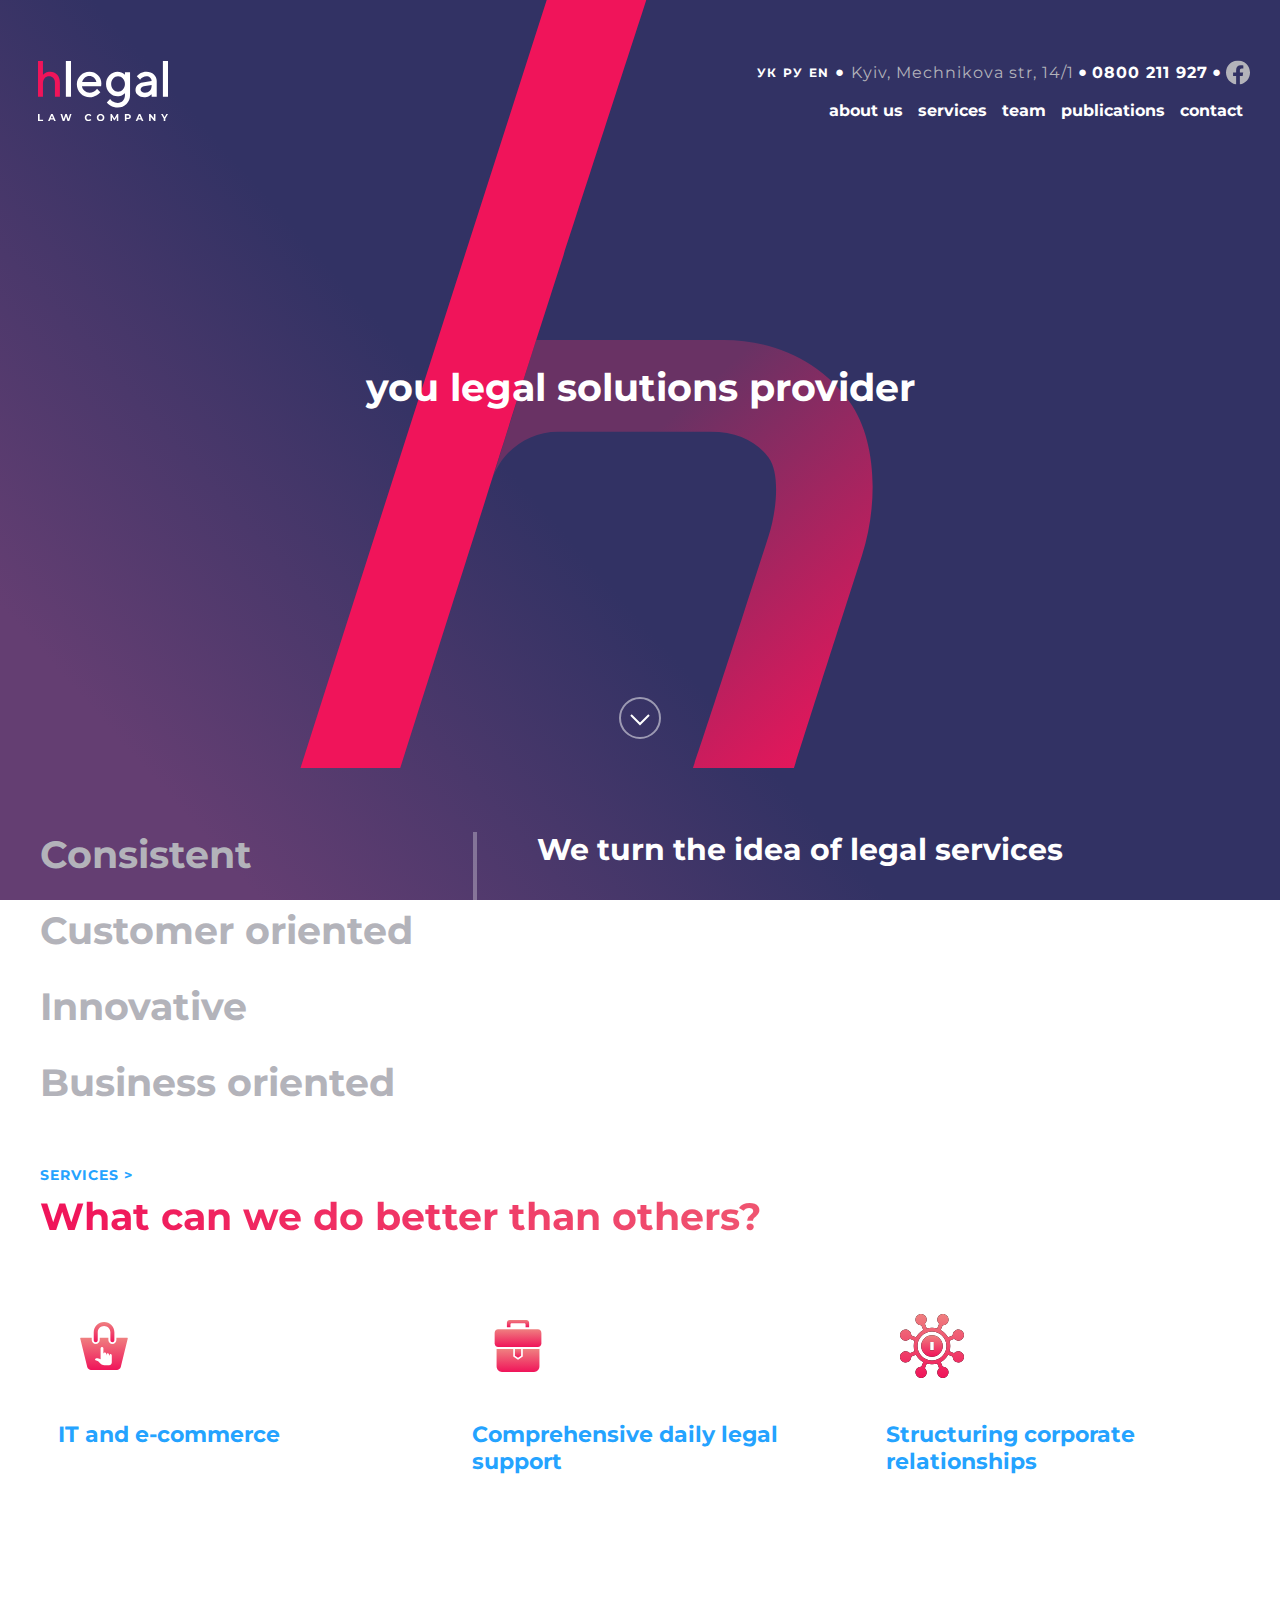
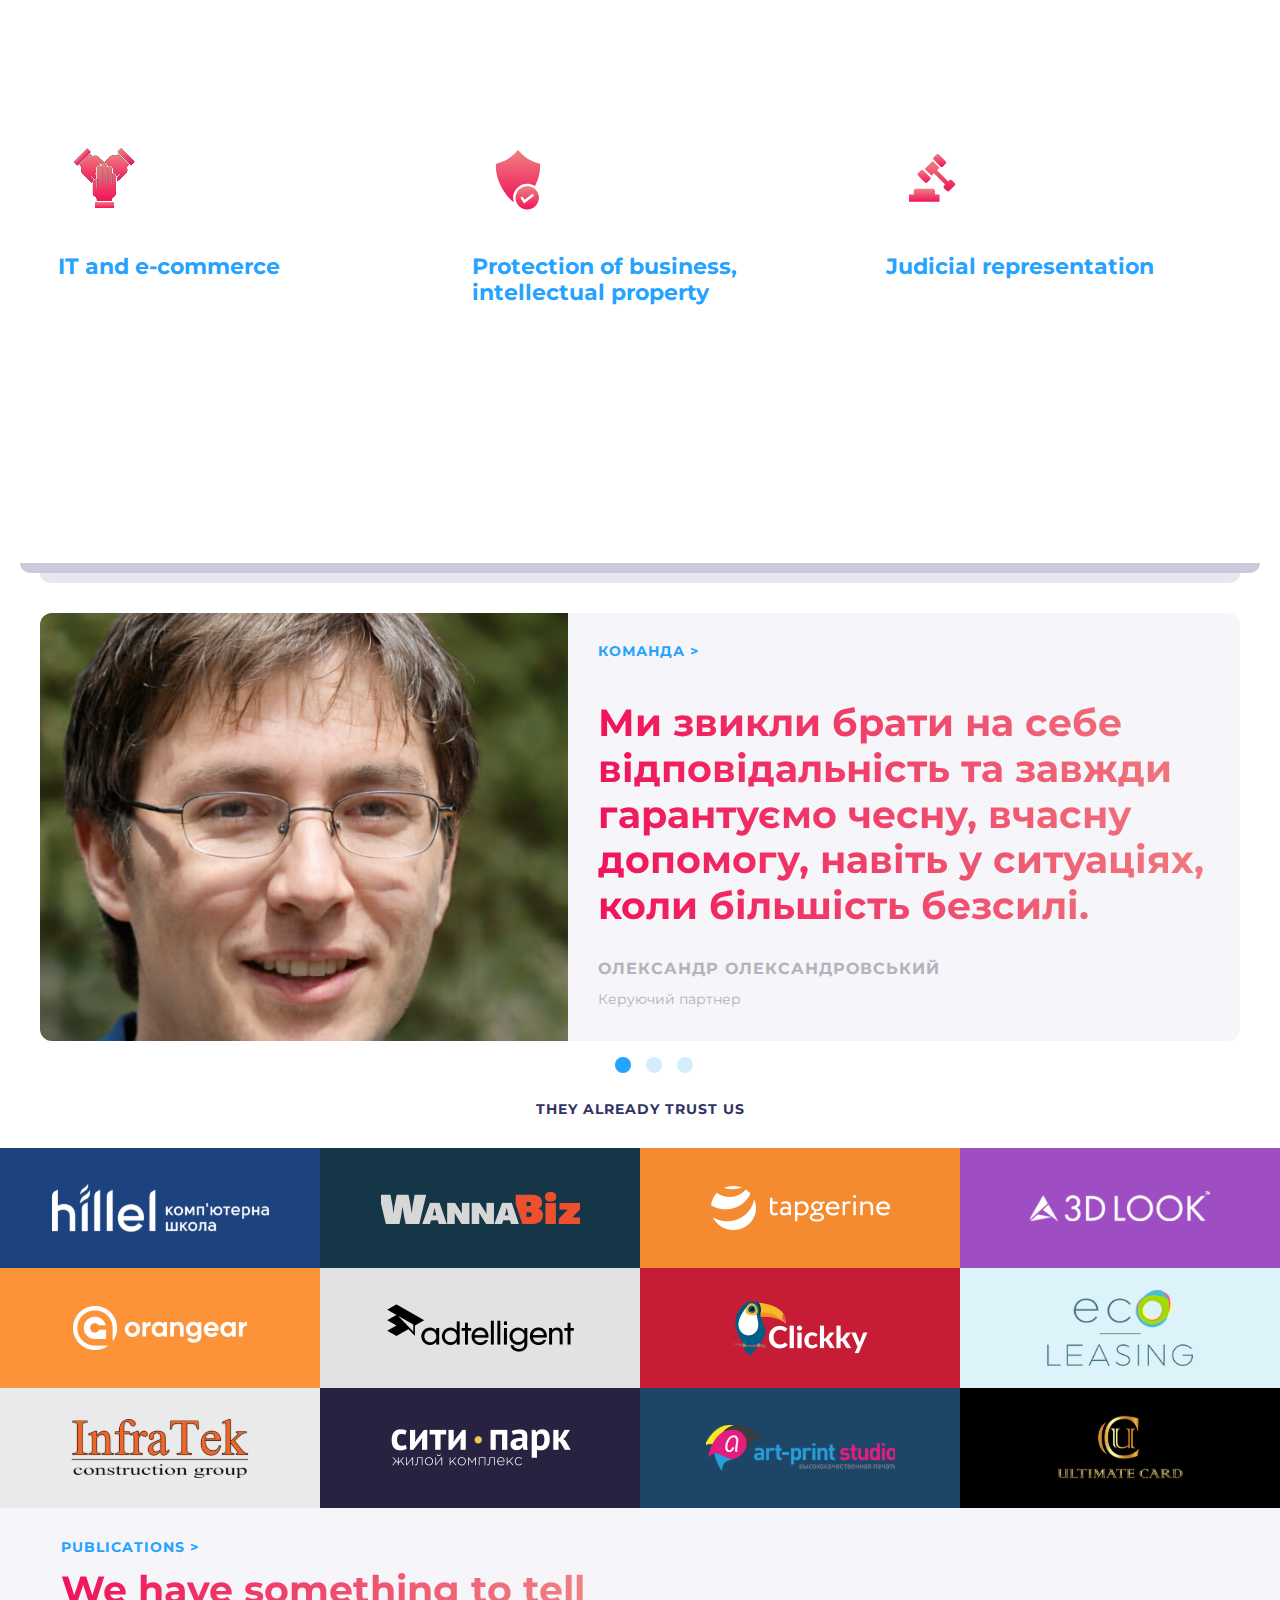
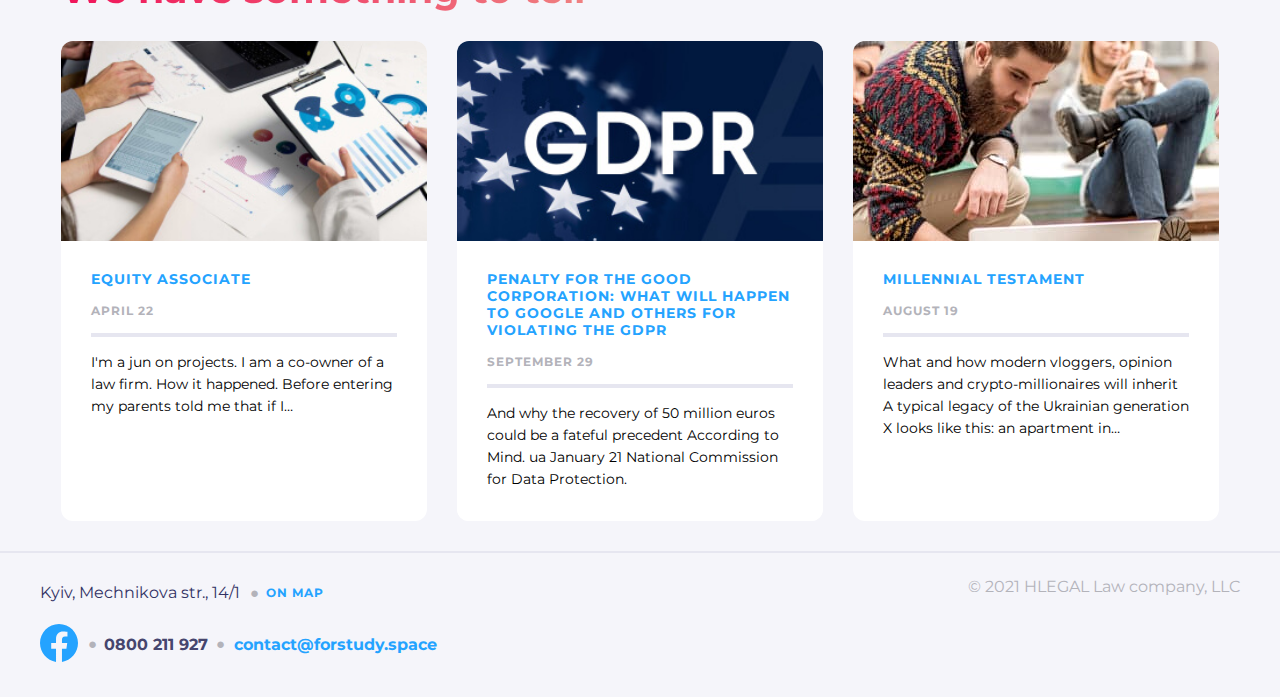
<file: index.html>
<!doctype html>
<html lang="en" xmlns="http://www.w3.org/1999/html">
<head>
    <meta charset="UTF-8">
    <meta name="viewport"
          content="width=device-width, user-scalable=no, initial-scale=1.0, maximum-scale=1.0, minimum-scale=1.0">
    <meta http-equiv="X-UA-Compatible" content="ie=edge">
    <title>Hlegal Homepage</title>
    <link rel="preconnect" href="https://fonts.googleapis.com">
    <link rel="preconnect" href="https://fonts.gstatic.com" crossorigin>
    <link href="https://fonts.googleapis.com/css2?family=Montserrat:wght@400;700&display=swap" rel="stylesheet">
    <link rel="stylesheet" href="css/style.css">
</head>
<body>
<header class="header">
    <section class="contacts">
        <ul class="contacts-all">
            <li class="contacts__item">
                <a href="#" class="contacts__link">
                    УК
                </a>
            </li>
            <li class="contacts__item">
                <a href="#" class="contacts__link">
                    РУ
                </a>
            </li>
            <li class="contacts__item contacts__item_en">
                <a href="#" class="contacts__link contacts__link">
                    EN
                </a>
            </li>
        </ul>
        <ul class="contacts-desktop">
            <li class="contacts__item contacts-desktop__item">
                <a href="https://goo.gl/maps/npccWT2TVzdDDV5m7"
                   class="contacts__link contacts__link_mobile contacts__link_tablet" target="blank">
                    Kyiv, Mechnikova str, 14/1
                </a>
            </li>
            <li class="contacts__item contacts-desktop__item">
                <a href="#" class="contacts__link contacts__link_phone contacts__link_tablet">
                    0800 211 927
                </a>
            </li>
            <li class="contacts__item contacts-desktop__item">
                <a href="#" class="contacts__link contacts__link_mobile contacts__link_tablet">
                    <img src="img/fb-grey.svg" class="fb-img" alt="facebook">
                </a>
            </li>
        </ul>
    </section>
    <section class="pinned">
        <a href="#" class="logo">
            <img src="img/logo.svg" class="header-logo" alt="logo">
        </a>
        <img src="img/slash.svg" class="slash" alt="">
        <a href="#" class="pinned__section">
            services
        </a>
        <input type="checkbox" id="nav-toggler" class="visually-hidden">
        <nav class="nav">
            <ul class="nav__list">
                <li class="nav__item">
                    <a href="#" class="nav__link">
                        about us
                    </a>
                </li>
                <li class="nav__item">
                    <a href="services.html" class="nav__link" target="blank">
                        services
                    </a>
                </li>
                <li class="nav__item">
                    <a href="#" class="nav__link">
                        team
                    </a>
                </li>
                <li class="nav__item">
                    <a href="publications-entry.html" class="nav__link" target="_blank">
                        publications
                    </a>
                </li>
                <li class="nav__item">
                    <a href="#" class="nav__link">
                        contact
                    </a>
                </li>
            </ul>
        </nav>
        <label for="nav-toggler" class="nav-switch">
            <span class="span"></span>
            <span class="span"></span>
            <span class="span"></span>
        </label>
    </section>
</header>
<main class="center">
    <section class="content">
        <p class="content__desc center">
            you legal solutions provider
        </p>
        <span class="content__img"></span>
    </section>
    <section class="desc-nav-all">
        <section class="desc-nav">
            <ul class="desc-nav__list">
                <li class="desc-nav__item">
                    <a href="#" class="desc-nav__link">
                        Consistent
                    </a>
                </li>
                <li class="desc-nav__item">
                    <a href="#" class="desc-nav__link">
                        Customer oriented
                    </a>
                </li>
                <li class="desc-nav__item">
                    <a href="#" class="desc-nav__link">
                        Innovative
                    </a>
                </li>
                <li class="desc-nav__item">
                    <a href="#" class="desc-nav__link">
                        Business oriented
                    </a>
                </li>
            </ul>
        </section>
        <section class="desc-nav-info">
            <h2 class="desc-nav-info__title">
                We turn the idea of legal services
            </h2>
            <p class="desc-nav-info__desc">
                Consolidating many years of experience and practice, the company's lawyers accompany complex projects
                and
                achieve a number of important decisions for the industry. Many of them form the practice of applying the
                law of the sea in Ukraine.
            </p>
        </section>
    </section>
    <section class="services">
        <a href="#" class="btn-desc">
            Services >
        </a>
        <h2 class="titles">
            What can we do better than others?
        </h2>
        <section class="services-grid">
            <article class="services__item">
                <img class="icon" src="img/ecommerce.svg" alt="icon">
                <a href="#modal_open" class="services__link">
                    IT and e-commerce
                </a>
                <section class="modal" id="modal_open">
                    <div class="modal__content">
                        <div class="modal-title">
                            <a href="#close" id="close">
                                <img src="img/close.svg" class="modal-img" alt="">
                            </a>
                            <h2 class="titles titles_modal">
                                We would like to help you
                            </h2>
                        </div>
                        <div class="modal__inputs">
                            <label>
                                <input type="text" name="name" class="modal__input" placeholder="Name">
                            </label>
                            <label>
                                <textarea name="message" class="modal__input"
                                          placeholder="Message"></textarea>
                            </label>
                            <p class="desc__info-1 desc__info-1_modal">
                                How to answer you?
                            </p>
                            <label>
                                <input type="tel" name="phone number" class="modal__input" placeholder="Phone number">
                            </label>
                            <label>
                                <input type="email" name="email" class="modal__input" placeholder="Email">
                            </label>
                            <button class="btn">
                                Send message
                            </button>
                        </div>
                    </div>
                </section>
                <p class="services__desc">
                    An endless stream of contracts, tax issues, labor relations, corporate papers - legal work
                    distracts
                    you from doing business. But there is not much work to do to hire an in-house lawyer.
                </p>
            </article>
            <article class="services__item">
                <img class="icon" src="img/support.svg" alt="icon">
                <a href="#modal_open" class="services__link">
                    Comprehensive daily legal support
                </a>
                <p class="services__desc">
                    In addition, over time, the work will become the same type and uninteresting for a full-time
                    lawyer.
                    And we know very well how difficult it is to find a good candidate with experience in the
                    field of
                    information technology in Ukraine.
                </p>
            </article>
            <article class="services__item">
                <img class="icon" src="img/coprorate.svg" alt="icon">
                <a href="#modal_open" class="services__link">
                    Structuring corporate relationships
                </a>
                <p class="services__desc">
                    Instead of just providing legal services, we will hire a lawyer or a whole team that will
                    fit into
                    the daily life of your company.
                </p>
            </article>
            <article class="services__item">
                <img class="icon" src="img/trust.svg" alt="icon">
                <a href="#modal_open" class="services__link">
                    IT and e-commerce
                </a>
                <p class="services__desc">
                    An endless stream of contracts, tax issues, labor relations, corporate papers - legal work
                    distracts
                    you from doing business. But there is not much work to do to hire an in-house lawyer.
                </p>
            </article>
            <article class="services__item">
                <img class="icon" src="img/protection.svg" alt="icon">
                <a href="#modal_open" class="services__link">
                    Protection of business, intellectual property
                </a>
                <p class="services__desc">
                    And all the other time he will work on new diverse projects, so he will definitely not stop
                    in
                    professional development. One way or another, all Axon Partners will work for you instead of
                    a
                    corporate lawyer.
                </p>
            </article>
            <article class="services__item">
                <img class="icon" src="img/court.svg" alt="icon">
                <a href="#modal_open" class="services__link">
                    Judicial representation
                </a>
                <p class="services__desc">
                    Is it a small, medium-sized company or a market leader? Local business or multinational
                    company? Do
                    you have your own legal department or not?
                </p>
            </article>
        </section>
    </section>
</main>
<section class="desc center">
    <img src="img/image-2.jpg" class="desc__photo" alt="photo">
    <div class="desc-all">
        <a href="#" class="btn-desc">
            команда >
        </a>
        <h2 class="titles titles_desc">
            Ми звикли брати на себе відповідальність та завжди гарантуємо чесну, вчасну допомогу, навіть у
            ситуаціях,
            коли
            більшість безсилі.
        </h2>
        <p class="desc__info-1">
            Олександр Олександровський
        </p>
        <p class="desc__info-2">
            Керуючий партнер
        </p>
    </div>
    <div class="desc-radio">
        <label>
            <input type="radio" name="team" checked class="radio">
            <span class="desc-input"></span>
        </label>
        <label>
            <input type="radio" name="team" class="radio">
            <span class="desc-input"></span>
        </label>
        <label>
            <input type="radio" name="team" class="radio">
            <span class="desc-input"></span>
        </label>
    </div>
</section>
<section class="partners center">
    <h2 class="partners__title">
        They already trust us
    </h2>
    <ul class="partners__list">
        <li class="partners__item">
            <a href="#" class="partners__link">
                <img class="partners__logo" src="img/hillel.svg" alt="hillel">
            </a>
        </li>
        <li class="partners__item">
            <a href="#" class="partners__link">
                <img class="partners__logo" src="img/wannabiz.svg" alt="wannabiz">
            </a>
        </li>
        <li class="partners__item">
            <a href="#" class="partners__link">
                <img class="partners__logo" src="img/tapgerine.svg" alt="tapgerine">
            </a>
        </li>
        <li class="partners__item">
            <a href="#" class="partners__link">
                <img class="partners__logo" src="img/3dlook.svg" alt="3dlook">
            </a>
        </li>
        <li class="partners__item">
            <a href="#" class="partners__link">
                <img class="partners__logo" src="img/orangear.svg" alt="orangear">
            </a>
        </li>
        <li class="partners__item">
            <a href="#" class="partners__link">
                <img class="partners__logo" src="img/adtelligent.svg" alt="adtelligent">
            </a>
        </li>
        <li class="partners__item">
            <a href="#" class="partners__link">
                <img class="partners__logo" src="img/clickky.svg" alt="adtelligent">
            </a>
        </li>
        <li class="partners__item">
            <a href="#" class="partners__link">
                <img class="partners__logo" src="img/eco-leasing.svg" alt="adtelligent">
            </a>
        </li>
        <li class="partners__item">
            <a href="#" class="partners__link">
                <img class="partners__logo" src="img/ingratek.svg" alt="adtelligent">
            </a>
        </li>
        <li class="partners__item">
            <a href="#" class="partners__link">
                <img class="partners__logo" src="img/city-par.svg" alt="adtelligent">
            </a>
        </li>
        <li class="partners__item">
            <a href="#" class="partners__link">
                <img class="partners__logo" src="img/artprint.svg" alt="adtelligent">
            </a>
        </li>
        <li class="partners__item">
            <a href="#" class="partners__link">
                <img class="partners__logo" src="img/ultimatecard.svg" alt="adtelligent">
            </a>
        </li>
    </ul>
</section>
<section class="desc center desc_recommendations">
    <div class="desc-cell">
        <a href="#" class="btn-desc">
            Publications >
        </a>
        <h2 class="titles titles_desc">
            We have something to tell
        </h2>
    </div>
    <div class="desc-cell">
        <div class="desc desc_recommendations-all">
            <img src="img/cover.jpg" class="deck__photo photo-recommendations" alt="cover">
            <div class="desc-all desc-all_recommendations">
                <a href="#" class="btn-desc">
                    Equity associate
                </a>
                <p class="desc__info-1 desc__info-1_recommendations">
                    April 22
                </p>
                <p class="desc__info-3">
                    I'm a jun on projects. I am a co-owner of a law firm. How it happened. Before entering my
                    parents
                    told
                    me
                    that if I…
                </p>
            </div>
        </div>
    </div>
    <div class="desc-cell">
        <div class="desc desc_recommendations-all">
            <img src="img/cover-2.jpg" class="deck__photo photo-recommendations" alt="cover">
            <div class="desc-all desc-all_recommendations">
                <a href="#" class="btn-desc">
                    Penalty for the Good Corporation: what will happen to Google and others for violating the GDPR
                </a>
                <p class="desc__info-1 desc__info-1_recommendations">
                    September 29
                </p>
                <p class="desc__info-3">
                    And why the recovery of 50 million euros could be a fateful precedent According to Mind. ua
                    January
                    21
                    National Commission for Data Protection.
                </p>
            </div>
        </div>
    </div>
    <div class="desc-cell">
        <div class="desc desc_recommendations-all">
            <img src="img/cover-3.jpg" class="deck__photo photo-recommendations" alt="cover">
            <div class="desc-all desc-all_recommendations">
                <a href="#" class="btn-desc">
                    Millennial Testament
                </a>
                <p class="desc__info-1 desc__info-1_recommendations">
                    August 19
                </p>
                <p class="desc__info-3">
                    What and how modern vloggers, opinion leaders and crypto-millionaires will inherit A typical
                    legacy
                    of
                    the Ukrainian generation X looks like this: an apartment in…
                </p>
            </div>
        </div>
    </div>
</section>
<footer class="footer center">
    <div class="footer-1">
        <div class="footer-city">
            <a href="#" class="footer__link">
                Kyiv, Mechnikova str., 14/1
            </a>
            <a href="https://goo.gl/maps/npccWT2TVzdDDV5m7" class="footer__link footer__link_map" target="blank">
                On map
            </a>
        </div>
        <div class="footer-contacts">
            <a href="#" class="footer__link footer__link_contacts">
                <img src="img/fb.svg" class="footer-img" alt="fb">
            </a>
            <a href="#" class="footer__link footer__link_contacts_number">
                0800 211 927
            </a>
            <a href="#" class="footer__link footer__link_contacts">
                contact@forstudy.space
            </a>
        </div>
    </div>
    <div class="footer-2">
        <p class="footer__company">
            © 2021 HLEGAL Law company, LLC
        </p>
    </div>
</footer>
</body>
</html>
</file>
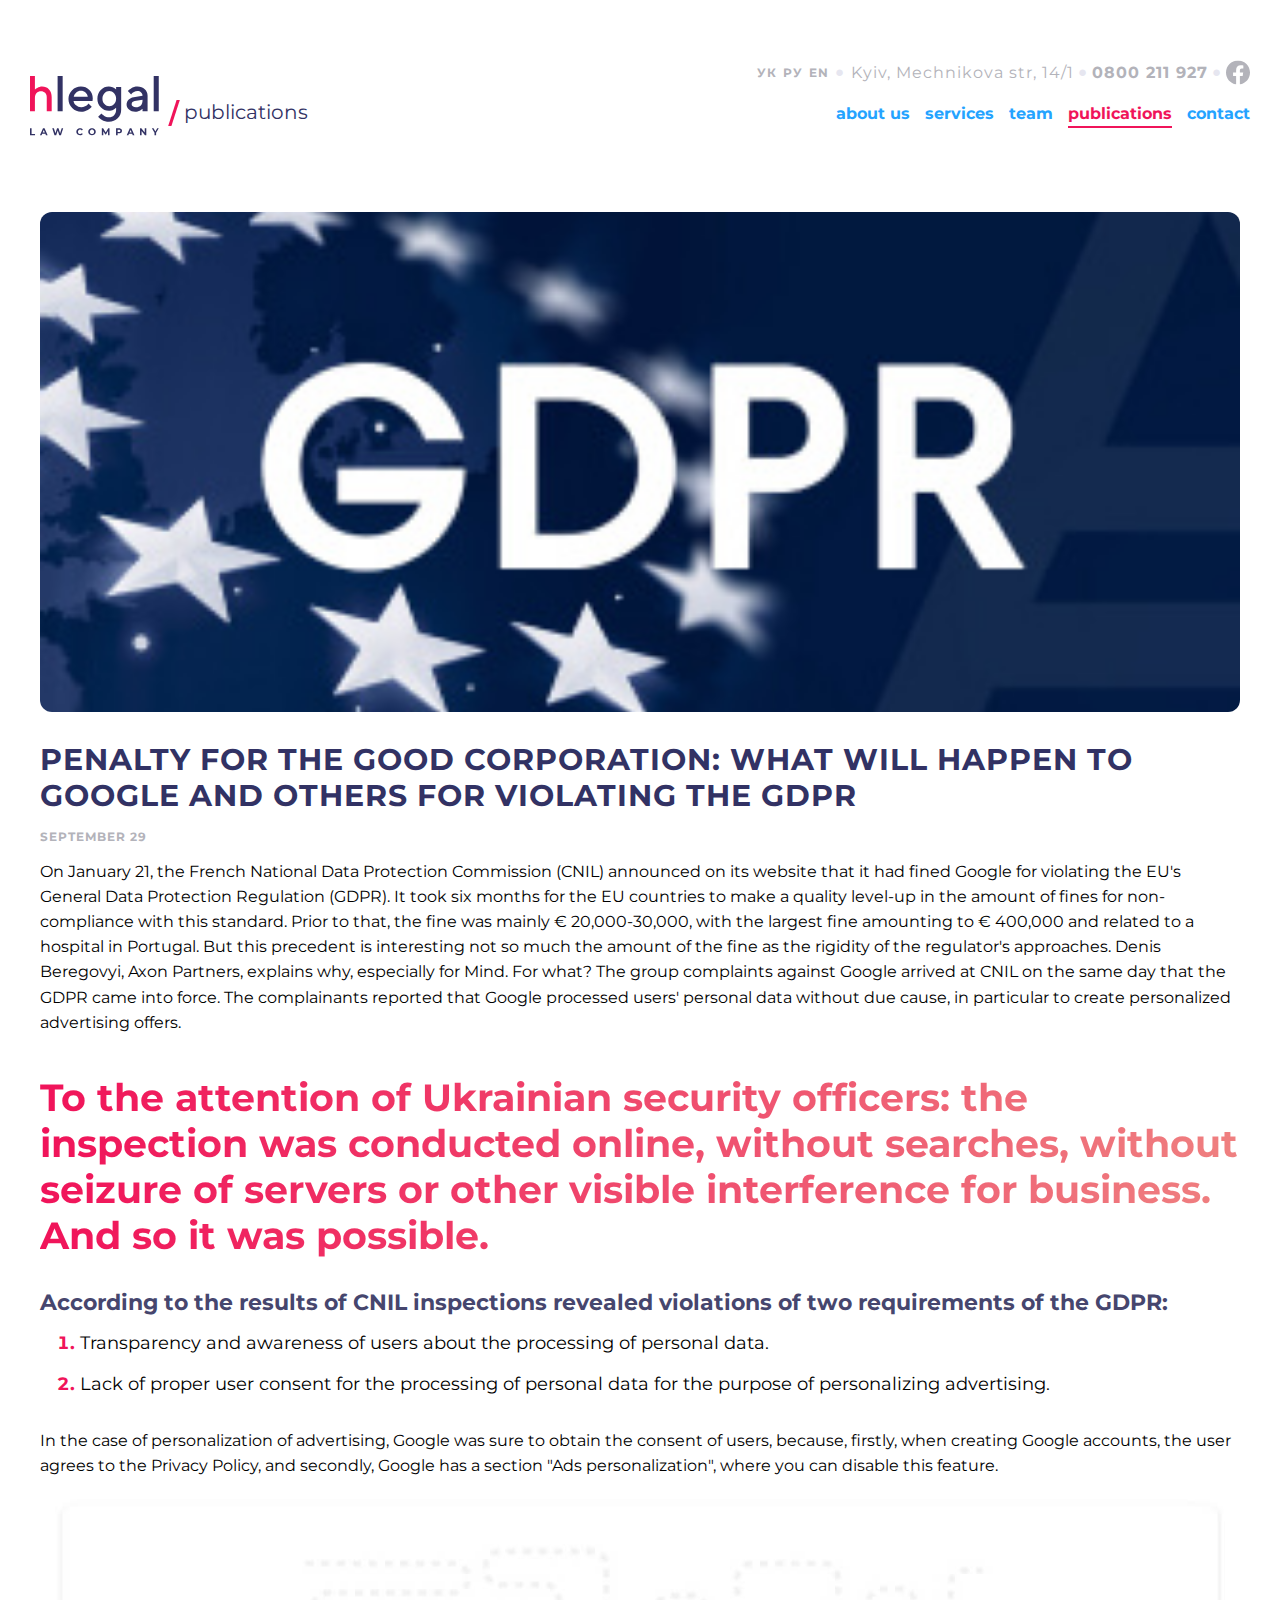
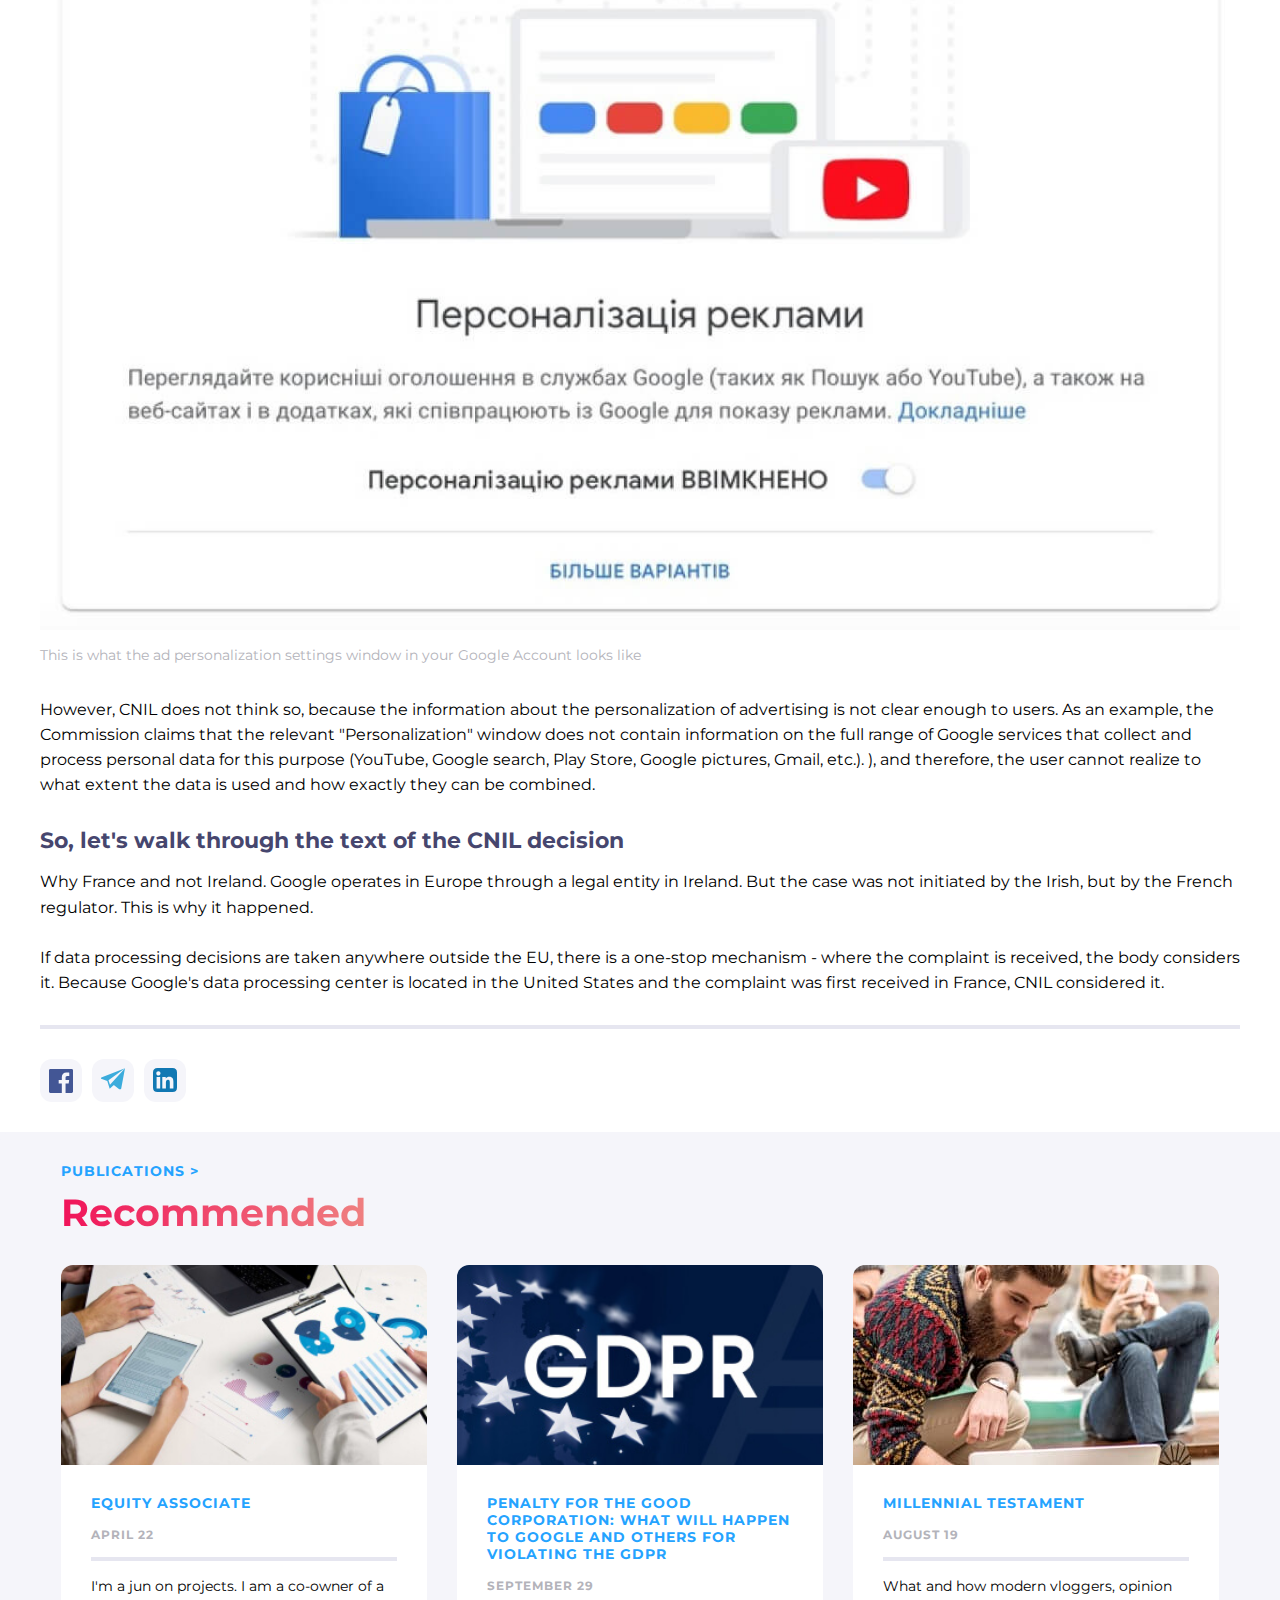
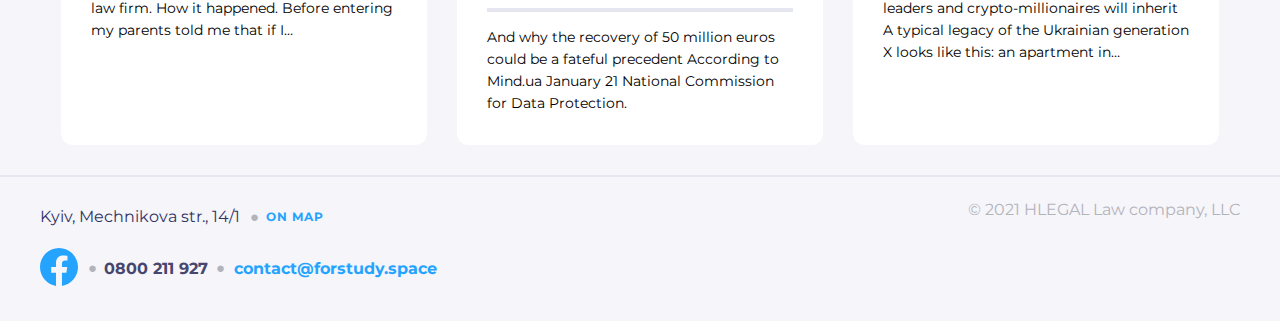
<file: publications-entry.html>
<!doctype html>
<html lang="en">
<head>
    <meta charset="UTF-8">
    <meta name="viewport"
          content="width=device-width, user-scalable=no, initial-scale=1.0, maximum-scale=1.0, minimum-scale=1.0">
    <meta http-equiv="X-UA-Compatible" content="ie=edge">
    <title>Hlegal Publications entry</title>
    <link rel="preconnect" href="https://fonts.googleapis.com">
    <link rel="preconnect" href="https://fonts.gstatic.com" crossorigin>
    <link href="https://fonts.googleapis.com/css2?family=Montserrat:wght@400;700&display=swap" rel="stylesheet">
    <link rel="stylesheet" href="css/style.css">
</head>
<body class="publications">
<header class="header header_publications">
    <section class="contacts contacts_publications">
        <ul class="contacts-all">
            <li class="contacts__item">
                <a href="#" class="contacts__link contacts__link_publications">
                    УК
                </a>
            </li>
            <li class="contacts__item">
                <a href="#" class="contacts__link contacts__link_publications">
                    РУ
                </a>
            </li>
            <li class="contacts__item contacts__item_en contacts__item_en_publications">
                <a href="#" class="contacts__link contacts__link contacts__link_publications">
                    EN
                </a>
            </li>
        </ul>
        <ul class="contacts-desktop">
            <li class="contacts__item contacts-desktop__item contacts-desktop__item_publications">
                <a href="https://goo.gl/maps/npccWT2TVzdDDV5m7"
                   class="contacts__link contacts__link_mobile contacts__link_tablet contacts__link_publications"
                   target="blank">
                    Kyiv, Mechnikova str, 14/1
                </a>
            </li>
            <li class="contacts__item contacts-desktop__item contacts-desktop__item_publications">
                <a href="#"
                   class="contacts__link contacts__link_phone contacts__link_tablet contacts__link_publications">
                    0800 211 927
                </a>
            </li>
            <li class="contacts__item contacts-desktop__item contacts-desktop__item_publications">
                <a href="#"
                   class="contacts__link contacts__link_mobile contacts__link_tablet contacts__link_publications">
                    <img src="img/fb-grey.svg" alt="" class="fb-img">
                </a>
            </li>
        </ul>
    </section>
    <section class="pinned pinned_publications">
        <div class="pinned-logo">
            <a href="#" class="logo">
                <img src="img/logo-dark.svg" class="header-logo" alt="logo">
            </a>
            <img src="img/slash.svg" class="slash slash_publications" alt="">
            <a href="#" class="pinned__section pinned__section_publications">
                publications
            </a>
        </div>
        <input type="checkbox" id="nav-toggler" class="visually-hidden">
        <nav class="nav">
            <ul class="nav__list nav__list_publications">
                <li class="nav__item">
                    <a href="#" class="nav__link nav__link_publications">
                        about us
                    </a>
                </li>
                <li class="nav__item">
                    <a href="#" class="nav__link nav__link_publications">
                        services
                    </a>
                </li>
                <li class="nav__item">
                    <a href="#" class="nav__link nav__link_publications">
                        team
                    </a>
                </li>
                <li class="nav__item">
                    <a href="publications-entry.html" class="nav__link nav__link_publications nav__link_publications_active"
                       target="blank">
                        publications
                    </a>
                </li>
                <li class="nav__item">
                    <a href="#" class="nav__link nav__link_publications">
                        contact
                    </a>
                </li>
            </ul>
        </nav>
        <label for="nav-toggler" class="nav-switch">
            <span class="span span_publications"></span>
            <span class="span span_publications"></span>
            <span class="span span_publications"></span>
        </label>
    </section>
</header>
<section class="desc center desc_publications">
    <div class="desc-cell">
        <div class="desc desc_recommendations-all">
            <img src="img/cover-2.jpg" class="deck__photo photo-recommendations photo-recommendations_page"
                 alt="cover">
            <div class="desc-all desc-all_recommendations desc-all_recommendations_page">
                <a href="#" class="btn-desc btn-desc_publications">
                    Penalty for the Good Corporation: what will happen to Google and others for violating the GDPR
                </a>
                <p class="desc__info-1 desc__info-1_recommendations desc__info-1_recommendations_publications">
                    September 29
                </p>
                <p class="desc__info-3 desc__info-3_publications">
                    On January 21, the French National Data Protection Commission (CNIL) announced on its website
                    that
                    it had fined Google for violating the EU's General Data Protection Regulation (GDPR). It took
                    six
                    months for the EU countries to make a quality level-up in the amount of fines for non-compliance
                    with this standard. Prior to that, the fine was mainly € 20,000-30,000, with the largest fine
                    amounting to € 400,000 and related to a hospital in Portugal. But this precedent is interesting
                    not
                    so much the amount of the fine as the rigidity of the regulator's approaches. Denis Beregovyi,
                    Axon
                    Partners, explains why, especially for Mind.
                    For what? The group complaints against Google arrived at CNIL on the same day that the GDPR came
                    into force. The complainants reported that Google processed users' personal data without due
                    cause,
                    in particular to create personalized advertising offers.
                </p>
            </div>
        </div>
    </div>
</section>
<section class="content-publications center">
    <h2 class="titles titles_publications">
        To the attention of Ukrainian security officers: the inspection was conducted online, without searches,
        without
        seizure of servers or other visible interference for business. And so it was possible.
    </h2>
    <h3 class="titles_desc titles_desc_publications">
        According to the results of CNIL inspections revealed violations of two requirements of the GDPR:
    </h3>
    <ol class="content-publications__list">
        <li class="content-publications__item">
            Transparency and awareness of users about the processing of personal data.
        </li>
        <li class="content-publications__item">
            Lack of proper user consent for the processing of personal data for the purpose of personalizing
            advertising.
        </li>
    </ol>
    <p class="desc__info-3 desc__info-3_publications">
        In the case of personalization of advertising, Google was sure to obtain the consent of users, because,
        firstly,
        when creating Google accounts, the user agrees to the Privacy Policy, and secondly, Google has a section
        "Ads
        personalization", where you can disable this feature.
    </p>
    <img src="img/illustration.jpg" class="header-logo" alt="illustration">
    <p class="desc__info-3 desc__info-3_light">
        This is what the ad personalization settings window in your Google Account looks like
    </p>
    <p class="desc__info-3 desc__info-3_publications">
        However, CNIL does not think so, because the information about the personalization of advertising is not
        clear
        enough to users. As an example, the Commission claims that the relevant "Personalization" window does not
        contain
        information on the full range of Google services that collect and process personal data for this purpose
        (YouTube,
        Google search, Play Store, Google pictures, Gmail, etc.). ), and therefore, the user cannot realize to what
        extent
        the data is used and how exactly they can be combined.
    </p>
    <h3 class="titles_desc titles_desc_publications">
        So, let's walk through the text of the CNIL decision
    </h3>
    <p class="desc__info-3 desc__info-3_publications">
        Why France and not Ireland. Google operates in Europe through a legal entity in Ireland. But the case was
        not
        initiated by the Irish, but by the French regulator. This is why it happened.
        <br><br>
        If data processing decisions are taken anywhere outside the EU, there is a one-stop mechanism - where the
        complaint is received, the body considers it. Because Google's data processing center is located in the
        United
        States and the complaint was first received in France, CNIL considered it.
    </p>
    <ul class="social">
        <li class="social__item">
            <a href="#" class="social__link">
                <img src="img/fb-public.svg" alt="facebook">
            </a>
        </li>
        <li class="social__item">
            <a href="#" class="social__link">
                <img src="img/tg-public.svg" alt="telegram">
            </a></li>
        <li class="social__item">
            <a href="#" class="social__link">
                <img src="img/linked-public.svg" alt="linkedin">
            </a>
        </li>
    </ul>

</section>
<section class="desc center desc_recommendations  desc_recommendations_publications">
    <div class="desc-cell">
        <a href="#" class="btn-desc">
            Publications >
        </a>
        <h2 class="titles titles_desc">
            Recommended
        </h2>
    </div>
    <div class="desc-cell">
        <div class="desc desc_recommendations-all">
            <img src="img/cover.jpg" class="deck__photo photo-recommendations" alt="cover">
            <div class="desc-all desc-all_recommendations">
                <a href="#" class="btn-desc">
                    Equity associate
                </a>
                <p class="desc__info-1 desc__info-1_recommendations">
                    April 22
                </p>
                <p class="desc__info-3">
                    I'm a jun on projects. I am a co-owner of a law firm. How it happened. Before entering my
                    parents
                    told
                    me
                    that if I…
                </p>
            </div>
        </div>
    </div>
    <div class="desc-cell">
        <div class="desc desc_recommendations-all">
            <img src="img/cover-2.jpg" class="deck__photo photo-recommendations" alt="cover">
            <div class="desc-all desc-all_recommendations">
                <a href="#" class="btn-desc">
                    Penalty for the Good Corporation: what will happen to Google and others for violating the GDPR
                </a>
                <p class="desc__info-1 desc__info-1_recommendations">
                    September 29
                </p>
                <p class="desc__info-3">
                    And why the recovery of 50 million euros could be a fateful precedent According to Mind.ua
                    January
                    21
                    National Commission for Data Protection.
                </p>
            </div>
        </div>
    </div>
    <div class="desc-cell">
        <div class="desc desc_recommendations-all">
            <img src="img/cover-3.jpg" class="deck__photo photo-recommendations" alt="cover">
            <div class="desc-all desc-all_recommendations">
                <a href="#" class="btn-desc">
                    Millennial Testament
                </a>
                <p class="desc__info-1 desc__info-1_recommendations">
                    August 19
                </p>
                <p class="desc__info-3">
                    What and how modern vloggers, opinion leaders and crypto-millionaires will inherit A typical
                    legacy
                    of
                    the Ukrainian generation X looks like this: an apartment in…
                </p>
            </div>
        </div>
    </div>
</section>

<footer class="footer center footer_publications">
    <div class="footer-1">
        <div class="footer-city">
            <a href="#" class="footer__link">
                Kyiv, Mechnikova str., 14/1
            </a>
            <a href="https://goo.gl/maps/npccWT2TVzdDDV5m7" class="footer__link footer__link_map" target="blank">
                On map
            </a>
        </div>
        <div class="footer-contacts">
            <a href="#" class="footer__link  footer__link_contacts">
                <img src="img/fb.svg" class="footer-img" alt="fb">
            </a>
            <a href="#" class="footer__link footer__link_contacts footer__link_contacts_number">
                0800 211 927
            </a>
            <a href="#" class="footer__link footer__link_contacts">
                contact@forstudy.space
            </a>
        </div>
    </div>
    <div class="footer-2">
        <p class="footer__company">
            © 2021 HLEGAL Law company, LLC
        </p>
    </div>
</footer>
</body>
</html>
</file>
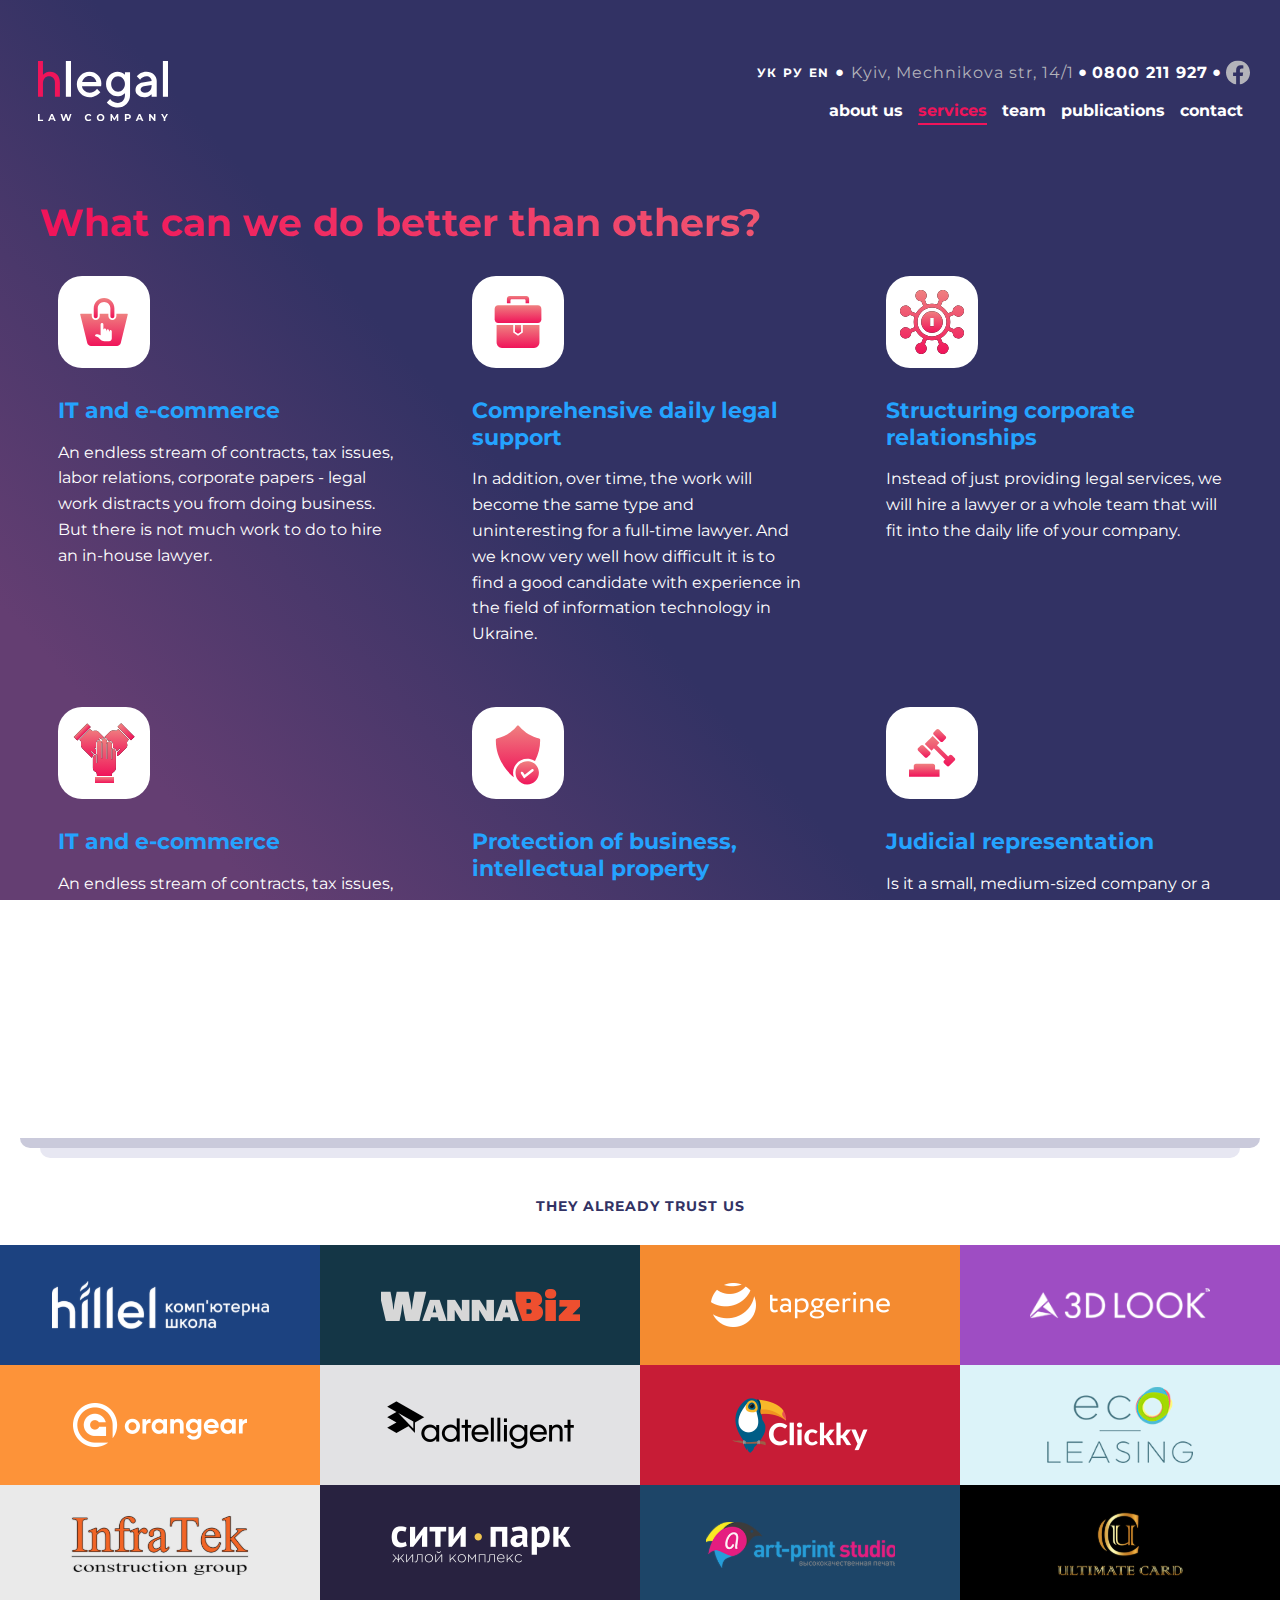
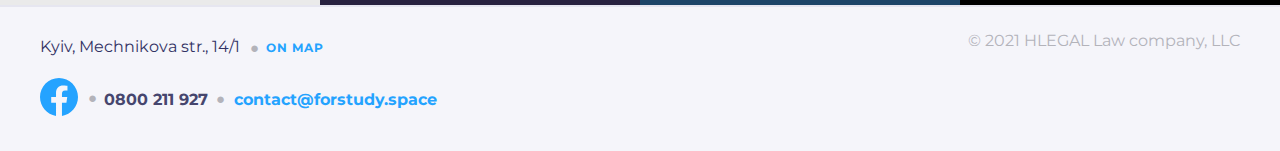
<file: services.html>
<!doctype html>
<html lang="en">
<head>
    <meta charset="UTF-8">
    <meta name="viewport"
          content="width=device-width, user-scalable=no, initial-scale=1.0, maximum-scale=1.0, minimum-scale=1.0">
    <meta http-equiv="X-UA-Compatible" content="ie=edge">
    <title>Hlegal Services</title>
    <link rel="preconnect" href="https://fonts.googleapis.com">
    <link rel="preconnect" href="https://fonts.gstatic.com" crossorigin>
    <link href="https://fonts.googleapis.com/css2?family=Montserrat:wght@400;700&display=swap" rel="stylesheet">
    <link rel="stylesheet" href="css/style.css">
</head>
<body>
<header class="header header_services">
    <section class="contacts">
        <ul class="contacts-all">
            <li class="contacts__item">
                <a href="#" class="contacts__link">
                    УК
                </a>
            </li>
            <li class="contacts__item">
                <a href="#" class="contacts__link">
                    РУ
                </a>
            </li>
            <li class="contacts__item contacts__item_en">
                <a href="#" class="contacts__link contacts__link">
                    EN
                </a>
            </li>
        </ul>
        <ul class="contacts-desktop">
            <li class="contacts__item contacts-desktop__item">
                <a href="https://goo.gl/maps/npccWT2TVzdDDV5m7"
                   class="contacts__link contacts__link_mobile contacts__link_tablet" target="blank">
                    Kyiv, Mechnikova str, 14/1
                </a>
            </li>
            <li class="contacts__item contacts-desktop__item">
                <a href="#" class="contacts__link contacts__link_phone contacts__link_tablet">
                    0800 211 927
                </a>
            </li>
            <li class="contacts__item contacts-desktop__item">
                <a href="#" class="contacts__link contacts__link_mobile contacts__link_tablet">
                    <img src="img/fb-grey.svg" class="fb-img" alt="facebook">
                </a>
            </li>
        </ul>
    </section>
    <section class="pinned">
        <a href="#" class="logo">
            <img src="img/logo.svg" class="header-logo" alt="logo">
        </a>
        <img src="img/slash.svg" class="slash" alt="">
        <a href="services.html" class="pinned__section" target="blank">
            services
        </a>
        <input type="checkbox" id="nav-toggler" class="visually-hidden">
        <nav class="nav">
            <ul class="nav__list">
                <li class="nav__item">
                    <a href="#" class="nav__link">
                        about us
                    </a>
                </li>
                <li class="nav__item">
                    <a href="#" class="nav__link nav__link_publications_active">
                        services
                    </a>
                </li>
                <li class="nav__item">
                    <a href="#" class="nav__link">
                        team
                    </a>
                </li>
                <li class="nav__item">
                    <a href="publications-entry.html" class="nav__link" target="_blank">
                        publications
                    </a>
                </li>
                <li class="nav__item">
                    <a href="#" class="nav__link">
                        contact
                    </a>
                </li>
            </ul>
        </nav>
        <label for="nav-toggler" class="nav-switch">
            <span class="span"></span>
            <span class="span"></span>
            <span class="span"></span>
        </label>
    </section>
</header>
<main class="center">
    <section class="services">
        <h2 class="titles titles_services">
            What can we do better than others?
        </h2>
        <section class="services-grid services-grid_page">
            <article class="services__item">
                <img class="icon" src="img/ecommerce.svg" alt="icon">
                <a href="#modal_open" class="services__link">
                    IT and e-commerce
                </a>
                <section class="modal" id="modal_open">
                    <div class="modal__content">
                        <div class="modal-title">
                            <a href="#close" id="close">
                                <img src="img/close.svg" class="modal-img" alt="">
                            </a>
                            <h2 class="titles titles_modal">
                                We would like to help you
                            </h2>
                        </div>
                        <div class="modal__inputs">
                            <label>
                                <input type="text" name="name" class="modal__input" placeholder="Name">
                            </label>
                            <label>
                                <textarea name="message" class="modal__input"
                                          placeholder="Message"></textarea>
                            </label>
                            <p class="desc__info-1 desc__info-1_modal">
                                How to answer you?
                            </p>
                            <label>
                                <input type="tel" name="phone number" class="modal__input" placeholder="Phone number">
                            </label>
                            <label>
                                <input type="email" name="email" class="modal__input" placeholder="Email">
                            </label>
                            <button class="btn">
                                Send message
                            </button>
                        </div>
                    </div>
                </section>
                <p class="services__desc">
                    An endless stream of contracts, tax issues, labor relations, corporate papers - legal work
                    distracts
                    you from doing business. But there is not much work to do to hire an in-house lawyer.
                </p>
            </article>
            <article class="services__item">
                <img class="icon" src="img/support.svg" alt="icon">
                <a href="#modal_open" class="services__link">
                    Comprehensive daily legal support
                </a>
                <p class="services__desc">
                    In addition, over time, the work will become the same type and uninteresting for a full-time
                    lawyer.
                    And we know very well how difficult it is to find a good candidate with experience in the
                    field of
                    information technology in Ukraine.
                </p>
            </article>
            <article class="services__item">
                <img class="icon" src="img/coprorate.svg" alt="icon">
                <a href="#modal_open" class="services__link">
                    Structuring corporate relationships
                </a>
                <p class="services__desc">
                    Instead of just providing legal services, we will hire a lawyer or a whole team that will
                    fit into
                    the daily life of your company.
                </p>
            </article>
            <article class="services__item">
                <img class="icon" src="img/trust.svg" alt="icon">
                <a href="#modal_open" class="services__link">
                    IT and e-commerce
                </a>
                <p class="services__desc">
                    An endless stream of contracts, tax issues, labor relations, corporate papers - legal work
                    distracts
                    you from doing business. But there is not much work to do to hire an in-house lawyer.
                </p>
            </article>
            <article class="services__item">
                <img class="icon" src="img/protection.svg" alt="icon">
                <a href="#modal_open" class="services__link">
                    Protection of business, intellectual property
                </a>
                <p class="services__desc">
                    And all the other time he will work on new diverse projects, so he will definitely not stop
                    in
                    professional development. One way or another, all Axon Partners will work for you instead of
                    a
                    corporate lawyer.
                </p>
            </article>
            <article class="services__item">
                <img class="icon" src="img/court.svg" alt="icon">
                <a href="#modal_open" class="services__link">
                    Judicial representation
                </a>
                <p class="services__desc">
                    Is it a small, medium-sized company or a market leader? Local business or multinational
                    company? Do
                    you have your own legal department or not?
                </p>
            </article>
        </section>
    </section>
</main>
<section class="partners center partners_services">
    <h2 class="partners__title">
        They already trust us
    </h2>
    <ul class="partners__list">
        <li class="partners__item">
            <a href="#" class="partners__link">
                <img class="partners__logo" src="img/hillel.svg" alt="hillel">
            </a>
        </li>
        <li class="partners__item">
            <a href="#" class="partners__link">
                <img class="partners__logo" src="img/wannabiz.svg" alt="wannabiz">
            </a>
        </li>
        <li class="partners__item">
            <a href="#" class="partners__link">
                <img class="partners__logo" src="img/tapgerine.svg" alt="tapgerine">
            </a>
        </li>
        <li class="partners__item">
            <a href="#" class="partners__link">
                <img class="partners__logo" src="img/3dlook.svg" alt="3dlook">
            </a>
        </li>
        <li class="partners__item">
            <a href="#" class="partners__link">
                <img class="partners__logo" src="img/orangear.svg" alt="orangear">
            </a>
        </li>
        <li class="partners__item">
            <a href="#" class="partners__link">
                <img class="partners__logo" src="img/adtelligent.svg" alt="adtelligent">
            </a>
        </li>
        <li class="partners__item">
            <a href="#" class="partners__link">
                <img class="partners__logo" src="img/clickky.svg" alt="adtelligent">
            </a>
        </li>
        <li class="partners__item">
            <a href="#" class="partners__link">
                <img class="partners__logo" src="img/eco-leasing.svg" alt="adtelligent">
            </a>
        </li>
        <li class="partners__item">
            <a href="#" class="partners__link">
                <img class="partners__logo" src="img/ingratek.svg" alt="adtelligent">
            </a>
        </li>
        <li class="partners__item">
            <a href="#" class="partners__link">
                <img class="partners__logo" src="img/city-par.svg" alt="adtelligent">
            </a>
        </li>
        <li class="partners__item">
            <a href="#" class="partners__link">
                <img class="partners__logo" src="img/artprint.svg" alt="adtelligent">
            </a>
        </li>
        <li class="partners__item">
            <a href="#" class="partners__link">
                <img class="partners__logo" src="img/ultimatecard.svg" alt="adtelligent">
            </a>
        </li>
    </ul>
</section>
<footer class="footer center">
    <div class="footer-1">
        <div class="footer-city">
            <a href="#" class="footer__link">
                Kyiv, Mechnikova str., 14/1
            </a>
            <a href="https://goo.gl/maps/npccWT2TVzdDDV5m7" class="footer__link footer__link_map" target="blank">
                On map
            </a>
        </div>
        <div class="footer-contacts">
            <a href="#" class="footer__link footer__link_contacts">
                <img src="img/fb.svg" class="footer-img" alt="fb">
            </a>
            <a href="#" class="footer__link footer__link_contacts_number">
                0800 211 927
            </a>
            <a href="#" class="footer__link footer__link_contacts">
                contact@forstudy.space
            </a>
        </div>
    </div>
    <div class="footer-2">
        <p class="footer__company">
            © 2021 HLEGAL Law company, LLC
        </p>
    </div>
</footer>
</body>
</html>
</file>
<file: css/style.css>
@charset "UTF-8";
/*! normalize.css v8.0.1 | MIT License | github.com/necolas/normalize.css */
/* Document
   ========================================================================== */
/**
 * 1. Correct the line height in all browsers.
 * 2. Prevent adjustments of font size after orientation changes in iOS.
 */
html {
  line-height: 1.15; /* 1 */
  -webkit-text-size-adjust: 100%; /* 2 */
}

/* Sections
   ========================================================================== */
/**
 * Remove the margin in all browsers.
 */
body {
  margin: 0;
}

/**
 * Render the `main` element consistently in IE.
 */
main {
  display: block;
}

/**
 * Correct the font size and margin on `h1` elements within `section` and
 * `article` contexts in Chrome, Firefox, and Safari.
 */
h1 {
  font-size: 2em;
  margin: 0.67em 0;
}

/* Grouping content
   ========================================================================== */
/**
 * 1. Add the correct box sizing in Firefox.
 * 2. Show the overflow in Edge and IE.
 */
hr {
  box-sizing: content-box; /* 1 */
  height: 0; /* 1 */
  overflow: visible; /* 2 */
}

/**
 * 1. Correct the inheritance and scaling of font size in all browsers.
 * 2. Correct the odd `em` font sizing in all browsers.
 */
pre {
  font-family: monospace, monospace; /* 1 */
  font-size: 1em; /* 2 */
}

/* Text-level semantics
   ========================================================================== */
/**
 * Remove the gray background on active links in IE 10.
 */
a {
  background-color: transparent;
}

/**
 * 1. Remove the bottom border in Chrome 57-
 * 2. Add the correct text decoration in Chrome, Edge, IE, Opera, and Safari.
 */
abbr[title] {
  border-bottom: none; /* 1 */
  text-decoration: underline; /* 2 */
  text-decoration: underline dotted; /* 2 */
}

/**
 * Add the correct font weight in Chrome, Edge, and Safari.
 */
b,
strong {
  font-weight: bolder;
}

/**
 * 1. Correct the inheritance and scaling of font size in all browsers.
 * 2. Correct the odd `em` font sizing in all browsers.
 */
code,
kbd,
samp {
  font-family: monospace, monospace; /* 1 */
  font-size: 1em; /* 2 */
}

/**
 * Add the correct font size in all browsers.
 */
small {
  font-size: 80%;
}

/**
 * Prevent `sub` and `sup` elements from affecting the line height in
 * all browsers.
 */
sub,
sup {
  font-size: 75%;
  line-height: 0;
  position: relative;
  vertical-align: baseline;
}

sub {
  bottom: -0.25em;
}

sup {
  top: -0.5em;
}

/* Embedded content
   ========================================================================== */
/**
 * Remove the border on images inside links in IE 10.
 */
img {
  border-style: none;
}

/* Forms
   ========================================================================== */
/**
 * 1. Change the font styles in all browsers.
 * 2. Remove the margin in Firefox and Safari.
 */
button,
input,
optgroup,
select,
textarea {
  font-family: inherit; /* 1 */
  font-size: 100%; /* 1 */
  line-height: 1.15; /* 1 */
  margin: 0; /* 2 */
}

/**
 * Show the overflow in IE.
 * 1. Show the overflow in Edge.
 */
button,
input { /* 1 */
  overflow: visible;
}

/**
 * Remove the inheritance of text transform in Edge, Firefox, and IE.
 * 1. Remove the inheritance of text transform in Firefox.
 */
button,
select { /* 1 */
  text-transform: none;
}

/**
 * Correct the inability to style clickable types in iOS and Safari.
 */
button,
[type=button],
[type=reset],
[type=submit] {
  -webkit-appearance: button;
}

/**
 * Remove the inner border and padding in Firefox.
 */
button::-moz-focus-inner,
[type=button]::-moz-focus-inner,
[type=reset]::-moz-focus-inner,
[type=submit]::-moz-focus-inner {
  border-style: none;
  padding: 0;
}

/**
 * Restore the focus styles unset by the previous rule.
 */
button:-moz-focusring,
[type=button]:-moz-focusring,
[type=reset]:-moz-focusring,
[type=submit]:-moz-focusring {
  outline: 1px dotted ButtonText;
}

/**
 * Correct the padding in Firefox.
 */
fieldset {
  padding: 0.35em 0.75em 0.625em;
}

/**
 * 1. Correct the text wrapping in Edge and IE.
 * 2. Correct the color inheritance from `fieldset` elements in IE.
 * 3. Remove the padding so developers are not caught out when they zero out
 *    `fieldset` elements in all browsers.
 */
legend {
  box-sizing: border-box; /* 1 */
  color: inherit; /* 2 */
  display: table; /* 1 */
  max-width: 100%; /* 1 */
  padding: 0; /* 3 */
  white-space: normal; /* 1 */
}

/**
 * Add the correct vertical alignment in Chrome, Firefox, and Opera.
 */
progress {
  vertical-align: baseline;
}

/**
 * Remove the default vertical scrollbar in IE 10+.
 */
textarea {
  overflow: auto;
}

/**
 * 1. Add the correct box sizing in IE 10.
 * 2. Remove the padding in IE 10.
 */
[type=checkbox],
[type=radio] {
  box-sizing: border-box; /* 1 */
  padding: 0; /* 2 */
}

/**
 * Correct the cursor style of increment and decrement buttons in Chrome.
 */
[type=number]::-webkit-inner-spin-button,
[type=number]::-webkit-outer-spin-button {
  height: auto;
}

/**
 * 1. Correct the odd appearance in Chrome and Safari.
 * 2. Correct the outline style in Safari.
 */
[type=search] {
  -webkit-appearance: textfield; /* 1 */
  outline-offset: -2px; /* 2 */
}

/**
 * Remove the inner padding in Chrome and Safari on macOS.
 */
[type=search]::-webkit-search-decoration {
  -webkit-appearance: none;
}

/**
 * 1. Correct the inability to style clickable types in iOS and Safari.
 * 2. Change font properties to `inherit` in Safari.
 */
::-webkit-file-upload-button {
  -webkit-appearance: button; /* 1 */
  font: inherit; /* 2 */
}

/* Interactive
   ========================================================================== */
/*
 * Add the correct display in Edge, IE 10+, and Firefox.
 */
details {
  display: block;
}

/*
 * Add the correct display in all browsers.
 */
summary {
  display: list-item;
}

/* Misc
   ========================================================================== */
/**
 * Add the correct display in IE 10+.
 */
template {
  display: none;
}

/**
 * Add the correct display in IE 10.
 */
[hidden] {
  display: none;
}

:root {
  --main-regular: #323264;
  --main-alt: #46466E;
  --main-soft: #686887;
  --accent: #F0145A;
  --active-regular: #24A3FF;
  --active-hover: #0085FF;
  --active: #006CCF;
  --grey-bg: #F5F5FA;
  --grey-bg-alt: #EDEDF7;
  --grey-text: #B3B3BA;
  --grey-separator: #E6E6F0;
  --gradient-regular: linear-gradient(128.63deg, #323264 0%, #323264 73.96%, #A54B5F 100%);
  --gradient-soft: linear-gradient(42.01deg, #323264 14.33%, #323264 51.39%, #7A425E 87.53%);
  --gradient-red: linear-gradient(323.35deg, #F0145A 6.7%, #693264 70.36%);
  --gradient-supersoft: linear-gradient(228.57deg, #323264 11.93%, #323264 57.17%, #643E72 87.46%);
  --gradient-red-text: linear-gradient(90.13deg, #F0145A 0.84%, #EF8080 99.96%);
}

* {
  box-sizing: border-box;
}

body {
  font-family: "Montserrat", sans-serif;
  background: var(--gradient-supersoft) center center fixed no-repeat;
}

a, button, svg, path {
  transition: 0.3s;
  cursor: pointer;
}

img {
  display: block;
  max-width: 100%;
}

.center {
  padding-left: calc(50vw - 157px);
  padding-right: calc(50vw - 157px);
}

@media screen and (min-width: 520px) {
  .center {
    padding-left: calc(50vw - 250px);
    padding-right: calc(50vw - 250px);
  }
}
@media screen and (min-width: 767px) {
  .center {
    padding-left: calc(50vw - 360px);
    padding-right: calc(50vw - 360px);
  }
}
@media screen and (min-width: 890px) {
  .center {
    padding-left: calc(50vw - 420px);
    padding-right: calc(50vw - 420px);
  }
}
@media screen and (min-width: 1250px) {
  .center {
    padding-left: calc(50vw - 600px);
    padding-right: calc(50vw - 600px);
  }
}
@media screen and (min-width: 1400px) {
  .center {
    padding-left: calc(50vw - 675px);
    padding-right: calc(50vw - 675px);
  }
}
.visually-hidden {
  position: absolute;
  width: 1px;
  height: 1px;
  margin: -1px;
  border: 0;
  padding: 0;
  white-space: nowrap;
  clip-path: inset(100%);
  clip: rect(0 0 0 0);
  overflow: hidden;
}

.publications {
  font-family: "Montserrat", sans-serif;
  background: var(--grey-bg);
}

.btn-desc {
  text-decoration: none;
  color: var(--active-regular);
  font-weight: 700;
  font-size: 14px;
  line-height: 1.21;
  letter-spacing: 1px;
  text-transform: uppercase;
  padding-top: 30px;
}

.btn-desc:hover, .btn-desc:focus {
  color: var(--accent);
}

.btn-desc:active {
  text-decoration-line: underline;
}

.btn-desc_publications {
  color: var(--main-regular);
  font-size: 20px;
  line-height: 1.2;
}

@media screen and (min-width: 890px) {
  .btn-desc_publications {
    font-size: 30px;
  }
}
.titles {
  font-weight: 700;
  font-size: 30px;
  line-height: 1.23;
  background-image: var(--gradient-red-text);
  -webkit-background-clip: text;
  -webkit-text-fill-color: transparent;
  margin: 0;
  padding: 10px 0 60px;
}

.titles_desc {
  margin: 0;
  padding-bottom: 0;
}

.titles_desc_publications {
  color: var(--main-alt);
  padding-bottom: 15px;
}

@media screen and (min-width: 890px) {
  .titles_desc_publications {
    font-size: 22px;
    line-height: 1.23;
  }
}
.titles_services {
  padding: 15px 0 0;
}

@media screen and (min-width: 520px) {
  .titles_services {
    padding-bottom: 30px;
  }
}
@media screen and (min-width: 890px) {
  .titles {
    font-size: 38px;
    line-height: 1.21;
  }
}
.titles_publications {
  padding-bottom: 30px;
}

.titles_modal {
  padding: 0;
}

.btn {
  position: relative;
  width: 100%;
  padding: 18px;
  background: var(--active-regular);
  box-shadow: 0 0 20px rgba(36, 163, 255, 0.5);
  border-radius: 12px;
  border: none;
  margin-top: 15px;
  color: #fff;
}

.btn:hover {
  background: var(--active-hover);
}

.btn:active {
  background: var(--active);
}

.fb-img {
  fill: var(--grey-text);
  margin: 0;
}

.fb-img:hover {
  scale: 105%;
  transition: 0.5s;
  fill: var(--accent);
}

.nav {
  position: absolute;
  top: 316px;
  left: 8px;
  right: 8px;
  bottom: 0;
  width: calc(100vw - 16px);
  height: max-content;
  opacity: 0;
  pointer-events: none;
  transform: translateX(-100%);
  background: #fff;
  transition: 0.5s;
  z-index: 99;
  display: flex;
  flex-direction: column;
  align-items: center;
  padding: 64px 12px;
  gap: 20px;
  border-radius: 12px 12px 0 0;
}

#nav-toggler:checked ~ .nav {
  transform: translateX(0%);
  opacity: 1;
  pointer-events: unset;
}

#nav-toggler:checked ~ .nav:active {
  padding: 8px;
  background: var(--grey-separator);
  border-radius: 8px;
}

.nav__list {
  display: flex;
  flex-direction: column;
  list-style: none;
  text-align: center;
  margin: 0;
  padding: 0;
  gap: 15px;
}

@media screen and (min-width: 767px) {
  .nav__list {
    flex-direction: row;
    padding-top: 16px;
  }
}
.nav__list_publications {
  padding-top: 0;
}

.nav__link {
  color: var(--active-regular);
  display: block;
  margin-bottom: 14px;
  font-weight: 700;
  font-size: 24px;
  text-decoration: none;
  line-height: 1.2;
  background: var(--grey-bg);
  border-radius: 12px;
  min-width: calc(100vw - 24px);
  position: relative;
}

@media screen and (min-width: 767px) {
  .nav__link:after {
    content: "";
    display: block;
    position: absolute;
    bottom: -5px;
    background: #fff;
    height: 2px;
    width: 0;
    z-index: -1;
    border-radius: 100px;
    opacity: 0;
    transition: width 0.8s;
  }
}
@media screen and (min-width: 767px) {
  .nav__link:hover:after {
    width: 100%;
    opacity: 1;
  }
}
@media screen and (min-width: 767px) {
  .nav__link {
    margin-bottom: 0;
    background: none;
    min-width: min-content;
    color: #FFFFFF;
    font-size: 16px;
  }
}
.nav__link:current {
  color: var(--accent);
}

.nav__link:active {
  background: var(--grey-separator);
}

@media screen and (min-width: 767px) {
  .nav__link:active {
    background: inherit;
  }
}
.nav__link_publications {
  color: var(--active-regular);
}

.nav__link_publications_active {
  color: var(--accent);
  border-radius: 0;
  border-bottom: 2px solid var(--accent);
  padding-bottom: 3px;
}

@media screen and (min-width: 767px) {
  .nav__link_publications:after {
    background: var(--active-regular);
  }
}
@media screen and (min-width: 767px) {
  .nav {
    position: static;
    width: auto;
    height: auto;
    transform: translateX(0%);
    opacity: 1;
    pointer-events: unset;
    background: none;
    flex-direction: row-reverse;
    padding: 0;
  }
}
.nav__item_mobile-only {
  display: none;
}

@media screen and (min-width: 520px) {
  .slash {
    display: none;
  }
}
.slash_publications {
  display: flex;
}

.nav-switch {
  position: relative;
  display: block;
  min-width: 18px;
  height: 12px;
  z-index: 100;
  margin-left: auto;
}

#nav-toggler:checked ~ .nav-switch .span {
  background: #EC6F5D;
  top: 50%;
  transform: translate(-50%, -50%) rotate(225deg);
}

#nav-toggler:checked ~ .nav-switch .span:nth-child(2) {
  transform: translate(-50%, -50%) rotate(-225deg);
  max-width: 100%;
}

#nav-toggler:checked ~ .nav-switch .span:nth-child(3) {
  opacity: 0;
}

@media screen and (min-width: 767px) {
  .nav-switch {
    display: none;
  }
}
.span {
  width: 100%;
  height: 2px;
  background: #fff;
  display: block;
  position: absolute;
  left: 50%;
  transform: translateX(-50%);
}

.span:nth-child(1) {
  top: 0;
}

.span:nth-child(2) {
  top: 6px;
}

.span:nth-child(3) {
  top: 12px;
}

.span_publications {
  background: var(--main-regular);
}

.modal {
  position: fixed;
  top: 0;
  left: 0;
  width: 100vw;
  height: 100vh;
  backdrop-filter: blur(5px);
  z-index: 200;
  transition: 0.5s;
  display: none;
  pointer-events: none;
  transform: translateY(-250vh);
}

.modal__content {
  width: 100%;
  max-width: 650px;
  background: var(--grey-bg);
  box-shadow: 0 15px 80px rgba(40, 40, 86, 0.5);
  border-radius: 12px;
  padding: 30px;
}

.modal__input {
  display: block;
  position: relative;
  box-sizing: border-box;
  padding: 15px;
  background: #FFFFFF;
  border: 1px solid #FFFFFF;
  border-radius: 8px;
  min-width: 100%;
  margin-bottom: 15px;
}

.modal__input::placeholder {
  font-size: 16px;
  line-height: 1.62;
  color: var(--grey-text);
}

.modal:target {
  display: block;
  pointer-events: auto;
  transform: translateY(0vh);
}

.modal:target > div {
  position: relative;
  margin: 10% auto;
}

.modal-title {
  display: flex;
  flex-direction: row-reverse;
  align-items: center;
  justify-content: space-between;
  padding-bottom: 30px;
}

textarea {
  height: 130px;
}

.modal-img {
  padding: 7px;
}

.modal-img:hover, .modal-img:focus {
  background: var(--grey-separator);
  border-radius: 8px;
}

.header {
  display: flex;
  flex-direction: column;
  justify-content: space-between;
  align-items: center;
  position: relative;
  top: 0;
  left: 0;
  width: 100%;
}

@media screen and (min-width: 520px) {
  .header {
    padding: 60px 30px 60px;
  }
}
.header:before {
  content: "";
  position: absolute;
  background: url("../../img/symbol.svg") top center no-repeat;
  top: 0;
  width: 100%;
  left: -0.05%;
  right: 49.03%;
  height: 600px;
  z-index: -1;
}

@media screen and (min-width: 520px) {
  .header:before {
    background: url("../../img/symbol-2.svg") top center no-repeat;
    height: 1024px;
  }
}
@media screen and (min-width: 520px) {
  .header:before {
    background: url("../../img/symbol-3.svg") top center no-repeat;
    height: 768px;
  }
}
.header_publications:before {
  display: none;
}

@media screen and (min-width: 520px) {
  .header_publications {
    padding: 30px;
    background: #fff;
  }
}
.header_services:before {
  display: none;
}

.contacts {
  display: flex;
  flex-direction: row;
  justify-content: space-between;
  align-items: center;
  background: rgba(245, 245, 250, 0.2);
  margin: 0;
  position: relative;
  top: 0;
  left: 0;
  width: 100%;
  padding: 15px;
}

@media screen and (min-width: 520px) {
  .contacts {
    background: inherit;
    justify-content: left;
    gap: 18px;
    padding: 0;
  }
}
@media screen and (min-width: 767px) {
  .contacts {
    flex-direction: row;
    justify-content: right;
  }
}
.contacts__item {
  position: relative;
}

@media screen and (min-width: 520px) {
  .contacts__item_en::after {
    content: "●";
    position: absolute;
    right: -15px;
    font-size: 15px;
    color: #fff;
  }
}
@media screen and (min-width: 520px) {
  .contacts__item_en_publications::after {
    content: "●";
    position: absolute;
    right: -15px;
    font-size: 15px;
    color: var(--grey-separator);
  }
}
.contacts__link {
  font-weight: 700;
  font-size: 12px;
  line-height: 1.25;
  letter-spacing: 1px;
  text-decoration: none;
  color: #fff;
}

.contacts__link_phone {
  font-size: 16px;
}

@media screen and (max-width: 767px) {
  .contacts__link_mobile {
    display: none;
  }
}
@media screen and (min-width: 767px) {
  .contacts__link_mobile {
    font-weight: 400;
    font-size: 16px;
    line-height: 1.25;
    color: var(--grey-text);
  }
}
.contacts__link:hover, .contacts__link:focus {
  padding: 5px 7px;
  background: var(--grey-bg);
  border-radius: 8px;
}

.contacts__link:active {
  padding: 5px 7px;
  background: var(--accent);
  border-radius: 8px;
}

.contacts__link_publications {
  color: var(--grey-text);
}

.contacts_publications {
  padding: 0 15px;
  background: #fff;
}

@media screen and (min-width: 767px) {
  .contacts_publications {
    padding: 30px;
    background: #fff;
    display: flex;
  }
}
@media screen and (min-width: 890px) {
  .contacts_publications {
    padding: 30px 0 15px;
  }
}
.contacts-all, .contacts-desktop {
  display: flex;
  flex-direction: row;
  align-items: center;
  gap: 6px;
  list-style: none;
  padding: 0;
  margin: 0;
}

@media screen and (min-width: 520px) {
  .contacts-desktop {
    display: flex;
    align-items: center;
    position: relative;
    padding-left: 4px;
    gap: 18px;
  }
}
@media screen and (min-width: 520px) {
  .contacts-desktop__item:not(:last-child)::after {
    content: "●";
    position: absolute;
    right: -13px;
    font-size: 15px;
    color: #fff;
  }
}
@media screen and (min-width: 520px) {
  .contacts-desktop__item_publications:not(:last-child)::after {
    content: "●";
    position: absolute;
    right: -13px;
    font-size: 15px;
    color: var(--grey-separator);
  }
}
.pinned {
  display: flex;
  flex-direction: row;
  align-items: center;
  color: #fff;
  width: calc(100% - 15px);
  padding: 15px;
}

@media screen and (min-width: 520px) {
  .pinned {
    position: relative;
    display: flex;
    flex-direction: column;
    align-items: flex-start;
    gap: 30px;
  }
}
@media screen and (min-width: 767px) {
  .pinned {
    display: flex;
    flex-direction: row;
    justify-content: space-between;
    align-items: flex-start;
    padding: 0;
  }
}
.pinned__section {
  font-size: 20px;
  line-height: 1.2;
  text-decoration: none;
  color: #fff;
}

@media screen and (min-width: 520px) {
  .pinned__section {
    display: none;
  }
}
.pinned__section_publications {
  color: var(--main-regular);
  display: flex;
}

.pinned_publications {
  background: #FFFFFF;
  width: 100%;
  justify-content: space-between;
  align-items: center;
}

.logo {
  width: 69px;
  height: 32px;
  padding-right: 6px;
}

.slash {
  width: 12px;
  height: 26px;
}

.slash_publications {
  margin-left: 0;
}

@media screen and (min-width: 767px) {
  .slash_publications {
    margin-left: 65px;
  }
}
@media screen and (min-width: 520px) {
  .header-logo {
    min-width: 130px;
    min-height: 60px;
    margin-top: -10px;
  }
}
@media screen and (min-width: 767px) {
  .header-logo {
    padding-top: 0;
    margin-top: -24px;
  }
}
.pinned-logo {
  display: flex;
  position: relative;
  justify-content: space-between;
  gap: 4px;
}

.content__desc {
  color: #fff;
  font-weight: 700;
  font-size: 38px;
  line-height: 1.21;
  text-align: center;
  padding-top: 123px;
  padding-bottom: 261px;
  margin: 0;
  position: relative;
}

@media screen and (min-width: 767px) {
  .content__desc {
    display: flex;
    justify-content: center;
    padding: 209px 0 549px;
    width: 100%;
  }
}
@media screen and (min-width: 767px) {
  .content__desc {
    padding: 185px 0 421px;
    white-space: nowrap;
  }
}
.content-publications {
  background: #fff;
}

.content-publications__list {
  padding-bottom: 30px;
  margin: 0;
}

.content-publications__item {
  margin-bottom: 15px;
  font-size: 18px;
  line-height: 1.44;
}

.content-publications__item:last-child {
  margin-bottom: 0;
}

.content-publications__item::marker {
  color: var(--accent);
  font-weight: 700;
  font-size: 18px;
  line-height: 1.44;
}

.content__img {
  left: 50%;
  margin-top: -90px;
  transform: translateX(-50%);
  position: absolute;
  background: url("../../img/scroll.svg") no-repeat center bottom 15%;
  height: 42px;
  width: 42px;
}

.content__img:hover, .content__img:focus {
  background: url("../../img/scroll-2.svg") no-repeat center bottom 15%;
  scale: 110%;
  transition: 1s;
}

@media screen and (min-width: 520px) {
  .content__img {
    margin-top: -135px;
  }
}
.desc-nav {
  overflow-x: auto;
}

@media screen and (min-width: 890px) {
  .desc-nav {
    overflow-x: visible;
    padding-bottom: 60px;
  }
}
.desc-nav__list {
  list-style: none;
  display: flex;
  flex-direction: row;
  gap: 30px;
  flex-wrap: nowrap;
  margin: 0;
  padding-bottom: 30px;
  border-bottom: 4px solid rgba(255, 255, 255, 0.3);
  scroll-snap-type: x mandatory;
}

@media screen and (min-width: 890px) {
  .desc-nav__list {
    flex-direction: column;
    padding: 0 60px 0 0;
    scroll-snap-type: none;
    border-bottom: none;
    border-right: 4px solid rgba(255, 255, 255, 0.3);
  }
}
.desc-nav__item {
  scroll-snap-align: start;
}

.desc-nav__link {
  text-decoration: none;
  font-weight: 700;
  font-size: 30px;
  line-height: 1.23;
  color: var(--grey-text);
  white-space: nowrap;
}

@media screen and (min-width: 520px) {
  .desc-nav__link {
    font-size: 38px;
    line-height: 1.21;
  }
}
.desc-nav__link:hover, .desc-nav__link:focus {
  background-image: linear-gradient(90.13deg, #F0145A 0.84%, #EF8080 99.96%);
  -webkit-background-clip: text;
  -webkit-text-fill-color: transparent;
}

@media screen and (min-width: 890px) {
  .desc-nav-all {
    display: flex;
    gap: 60px;
  }
}
.desc-nav-info {
  display: flex;
  flex-direction: column;
  gap: 30px;
  color: #FFFFFF;
  padding-top: 30px;
}

@media screen and (min-width: 890px) {
  .desc-nav-info {
    width: 50%;
    padding: 0;
  }
}
.desc-nav-info__title {
  font-weight: 700;
  font-size: 20px;
  line-height: 1.2;
  margin: 0;
}

@media screen and (min-width: 890px) {
  .desc-nav-info__title {
    font-size: 30px;
    line-height: 1.23;
  }
}
.desc-nav-info__desc {
  font-weight: 400;
  font-size: 19px;
  line-height: 1.58;
  margin: 0 0 30px;
}

@media screen and (min-width: 520px) {
  .desc-nav-info__desc {
    margin-bottom: 60px;
  }
}
.icon {
  max-height: 92px;
  max-width: 92px;
  padding: 14px;
  margin: 30px 0 30px;
  background-color: #fff;
  border-radius: 24px;
}

@media screen and (min-width: 520px) {
  .icon:first-child {
    margin-top: 0;
  }
}
.icon:hover, .icon:focus {
  scale: 105%;
  transition: 1s;
}

.services {
  position: relative;
}

.services__item {
  display: flex;
  flex-direction: column;
}

.services__link {
  text-decoration: none;
  margin-bottom: 15px;
  color: var(--active-regular);
  font-weight: 700;
  font-size: 22px;
  line-height: 1.2;
}

.services__link:hover, .services__link:focus {
  color: var(--accent);
}

.services__desc {
  color: #fff;
  font-size: 16px;
  line-height: 1.62;
  margin: 0;
}

.services:last-child {
  padding-bottom: 60px;
  border-radius: 0 0 12px 12px;
}

.services:before {
  content: "";
  background: #CACADB;
  border-radius: 0 0 12px 12px;
  position: absolute;
  height: 10px;
  bottom: -10px;
  left: 50%;
  width: calc(100vw - 40px);
  transform: translateX(-50%);
  z-index: 2;
}

.services:after {
  content: "";
  background: #E7E7F2;
  border-radius: 0 0 12px 12px;
  position: absolute;
  height: 10px;
  bottom: -20px;
  left: 50%;
  width: calc(100vw - 80px);
  transform: translateX(-50%);
  z-index: 1;
}

@media screen and (min-width: 520px) {
  .services-grid {
    display: grid;
    justify-content: space-evenly;
    align-items: flex-start;
    grid-template-columns: repeat(2, 48%);
    grid-template-rows: repeat(3, 1fr);
    gap: 30px;
  }
}
@media screen and (min-width: 767px) {
  .services-grid {
    display: grid;
    justify-content: space-evenly;
    align-items: flex-start;
    grid-template-columns: repeat(3, 28%);
    grid-template-rows: repeat(2, 1fr);
    gap: 30px;
  }
}
@media screen and (min-width: 890px) {
  .services-grid {
    gap: 60px;
  }
}
@media screen and (min-width: 520px) {
  .services-grid_page {
    display: grid;
    justify-content: space-evenly;
    align-items: flex-start;
    grid-template-columns: repeat(2, 48%);
    grid-template-rows: repeat(3, 1fr);
    gap: 30px;
  }
}
@media screen and (min-width: 890px) {
  .services-grid_page {
    display: grid;
    justify-content: space-evenly;
    align-items: flex-start;
    grid-template-columns: repeat(3, 28%);
    grid-template-rows: repeat(2, 1fr);
    gap: 30px;
  }
}
@media screen and (min-width: 1250px) {
  .services-grid_page {
    gap: 60px;
  }
}
.desc {
  background: #fff;
  padding-top: 50px;
}

@media screen and (min-width: 767px) {
  .desc {
    display: flex;
    flex-direction: row;
    max-width: 100%;
  }
}
.desc_recommendations {
  display: flex;
  flex-direction: column;
  background: var(--grey-bg);
  gap: 30px;
  padding-top: 0;
  padding-bottom: 30px;
  margin: 0;
}

@media screen and (min-width: 520px) {
  .desc_recommendations {
    display: grid;
    grid-template-columns: repeat(2, calc(50% - 30px));
    grid-template-rows: 73px auto auto;
    justify-items: start;
    justify-content: center;
    padding-top: 30px;
  }
}
@media screen and (min-width: 890px) {
  .desc_recommendations {
    display: grid;
    grid-template-columns: repeat(3, calc(33% - 30px));
    grid-template-rows: 73px auto;
    align-self: flex-end;
  }
}
.desc_recommendations_publications {
  border-radius: 12px;
  padding-top: 30px;
}

.desc_recommendations-all {
  padding: 0;
  border-radius: 12px;
  height: 100%;
}

@media screen and (min-width: 767px) {
  .desc_recommendations-all {
    display: flex;
    flex-direction: column;
    height: 100%;
  }
}
.desc__photo {
  max-width: 315px;
  border-radius: 12px 12px 0 0;
}

@media screen and (min-width: 520px) {
  .desc__photo {
    max-width: 100%;
  }
}
@media screen and (min-width: 767px) {
  .desc__photo {
    max-width: 44%;
    border-radius: 12px 0 0 12px;
    object-fit: cover;
  }
}
.desc__info {
  margin: 0;
}

.desc__info-1 {
  font-weight: 700;
  font-size: 16px;
  line-height: 1.25;
  color: var(--grey-text);
  margin: 0;
  letter-spacing: 1px;
  text-transform: uppercase;
}

.desc__info-1_recommendations {
  font-size: 12px;
}

.desc__info-1_modal {
  font-size: 14px;
  text-align: left;
  padding: 15px 0 15px;
}

.desc__info-2 {
  font-size: 14px;
  line-height: 1.57;
  color: var(--grey-text);
  margin: -20px 0 30px;
}

.desc__info-3 {
  font-size: 14px;
  line-height: 1.57;
  padding-top: 15px;
  border-top: 4px solid var(--grey-separator);
  margin: 0;
}

.desc__info-3_publications {
  border: none;
  padding: 0 0 30px;
}

@media screen and (min-width: 890px) {
  .desc__info-3_publications {
    font-size: 16px;
  }
}
.desc__info-3_light {
  border: none;
  color: var(--grey-text);
  padding: 15px 0 30px;
}

.desc-all {
  display: flex;
  flex-direction: column;
  gap: 30px;
  position: relative;
  background: var(--grey-bg);
  border-bottom-right-radius: 12px;
  border-bottom-left-radius: 12px;
  padding: 0 30px;
}

@media screen and (min-width: 767px) {
  .desc-all {
    border-radius: 0 12px 12px 0;
    padding: 0 0 0 30px;
    width: 56%;
  }
}
.desc-all_recommendations {
  background: #FFFFFF;
  gap: 15px;
  padding: 0 30px 30px;
  border-radius: 12px;
}

@media screen and (min-width: 767px) {
  .desc-all_recommendations {
    width: 100%;
  }
}
.desc-all_recommendations_page {
  background: #fff;
  padding: 0;
}

.desc-all__publications {
  background: #fff;
}

.desc-radio {
  text-align: center;
  padding: 30px 0 60px;
}

@media screen and (min-width: 767px) {
  .desc-radio {
    display: flex;
    align-items: flex-end;
    justify-content: center;
    margin-bottom: -80px;
    margin-left: calc(-50% - 25px);
  }
}
.radio {
  display: none;
}

.desc-input {
  position: relative;
  display: inline-block;
  padding-left: 31px;
}

.desc-input:before {
  content: "";
  display: inline-block;
  position: absolute;
  width: 16px;
  height: 16px;
  top: 0;
  left: 0;
  background: var(--active-regular);
  opacity: 0.2;
  border-radius: 50%;
}

.desc-input:after {
  content: "";
  display: block;
  position: absolute;
  width: 16px;
  height: 16px;
  top: 0;
  left: 0;
  background: var(--active-regular);
  border-radius: 50%;
  opacity: 0;
  transition: 0.3s;
}

.radio:checked + .desc-input:after {
  opacity: 1;
}

@media screen and (min-width: 520px) {
  .desc-cell:nth-child(1) {
    grid-column: 1/3;
    grid-row: 1/2;
  }
  .desc-cell:nth-child(2) {
    grid-column: 1/2;
    grid-row: 2/3;
  }
  .desc-cell:nth-child(3) {
    grid-column: 2/3;
    grid-row: 2/3;
  }
  .desc-cell:nth-child(4) {
    grid-column: 1/3;
    grid-row: 3/4;
  }
}
@media screen and (min-width: 890px) {
  .desc-cell:nth-child(1) {
    grid-column: 1/3;
    grid-row: 1/2;
  }
  .desc-cell:nth-child(2) {
    grid-column: 1/2;
    grid-row: 2/3;
  }
  .desc-cell:nth-child(3) {
    grid-column: 2/3;
    grid-row: 2/3;
  }
  .desc-cell:nth-child(4) {
    grid-column: 3/4;
    grid-row: 2/3;
  }
}
.photo-recommendations {
  height: 200px;
  object-fit: cover;
  border-radius: 12px 12px 0 0;
}

.photo-recommendations_page {
  border-radius: 12px;
  height: 300px;
  width: 100%;
}

@media screen and (min-width: 890px) {
  .photo-recommendations_page {
    height: 500px;
  }
}
.partners {
  padding: 0;
  margin: 0;
  background: #FFFFFF;
}

.partners__title {
  color: var(--main-regular);
  font-size: 14px;
  line-height: 1.21;
  letter-spacing: 1px;
  text-transform: uppercase;
  text-align: center;
  margin: 0 0 30px;
}

@media screen and (min-width: 767px) {
  .partners__title {
    padding-top: 60px;
  }
}
.partners__list {
  display: flex;
  flex-direction: column;
  list-style: none;
  padding: 0;
  margin: 0;
}

@media screen and (min-width: 520px) {
  .partners__list {
    display: grid;
    justify-content: center;
    align-items: center;
    background: 100%;
    grid-template-columns: repeat(3, 33%);
    grid-template-rows: repeat(4, 120px);
    gap: 0;
    height: max-content;
  }
}
@media screen and (min-width: 1250px) {
  .partners__list {
    grid-template-columns: repeat(4, 25%);
    grid-template-rows: repeat(3, 120px);
  }
}
.partners__item {
  display: flex;
  justify-content: center;
  align-items: center;
}

.partners__item:nth-child(1) {
  width: 100%;
  padding: 0;
  height: 120px;
  background: #1C4280;
}

.partners__item:nth-child(2) {
  width: 100%;
  padding: 0;
  height: 120px;
  background: #143646;
}

.partners__item:nth-child(3) {
  width: 100%;
  padding: 0;
  height: 120px;
  background: linear-gradient(0deg, #F48B30, #F48B30), #F48B30;
}

.partners__item:nth-child(4) {
  width: 100%;
  padding: 0;
  height: 120px;
  background: #9E4DC3;
}

.partners__item:nth-child(5) {
  width: 100%;
  padding: 0;
  height: 120px;
  background: #FD9339;
}

.partners__item:nth-child(6) {
  width: 100%;
  padding: 0;
  height: 120px;
  background: #E2E2E4;
}

.partners__item:nth-child(7) {
  width: 100%;
  padding: 0;
  height: 120px;
  background: #C71C36;
}

.partners__item:nth-child(8) {
  width: 100%;
  padding: 0;
  height: 120px;
  background: #DCF3F9;
}

.partners__item:nth-child(9) {
  width: 100%;
  padding: 0;
  height: 120px;
  background: #EAEAEA;
}

.partners__item:nth-child(10) {
  width: 100%;
  padding: 0;
  height: 120px;
  background: #282240;
}

.partners__item:nth-child(11) {
  width: 100%;
  padding: 0;
  height: 120px;
  background: #1D4568;
}

.partners__item:nth-child(12) {
  width: 100%;
  padding: 0;
  height: 120px;
  background: #000;
}

@media screen and (max-width: 520px) {
  .partners__item:nth-child(7), .partners__item:nth-child(8), .partners__item:nth-child(9), .partners__item:nth-child(10), .partners__item:nth-child(11), .partners__item:nth-child(12) {
    display: none;
  }
}
.partners__link {
  text-decoration: none;
  margin: 0;
}

.partners__link:hover, .partners__link:focus {
  transform: scale(105%);
}

.partners_services {
  padding-top: 60px;
}

@media screen and (min-width: 767px) {
  .partners_services {
    padding-top: 0;
  }
}
.social {
  list-style: none;
  display: flex;
  gap: 10px;
  justify-content: left;
  padding: 30px 0;
  margin: 0;
  border-top: 4px solid var(--grey-separator);
}

.social__item {
  padding: 9px;
  background: var(--grey-bg);
  border-radius: 12px;
}

.social__item:hover, .social__item:focus {
  background: var(--grey-bg-alt);
  scale: 102%;
}

.footer {
  display: flex;
  flex-direction: column;
  align-items: center;
  justify-content: center;
  background: var(--grey-bg);
  gap: 20px;
  margin: 0;
  border-top: 2px solid var(--grey-separator);
}

@media screen and (min-width: 767px) {
  .footer {
    display: flex;
    flex-direction: row;
    justify-content: space-between;
    padding-bottom: 30px;
  }
}
.footer__link {
  text-decoration: none;
  text-align: center;
  line-height: 1.25;
}

.footer__link:hover, .footer__link:focus {
  color: var(--accent);
}

.footer__link:first-child {
  font-size: 16px;
  color: var(--main-regular);
}

.footer__link_contacts {
  font-weight: 700;
  color: var(--active-regular);
}

@media screen and (min-width: 767px) {
  .footer__link_contacts:nth-child(1)::after {
    content: "●";
    position: absolute;
    left: 48px;
    top: 11px;
    font-size: 15px;
    color: var(--grey-text);
  }
  .footer__link_contacts:nth-child(2)::after {
    content: "●";
    position: absolute;
    top: 11px;
    font-size: 15px;
    color: var(--grey-text);
  }
}
.footer__link_contacts_number {
  color: var(--main-alt);
  font-weight: 700;
  font-size: 16px;
}

@media screen and (min-width: 767px) {
  .footer__link_contacts_number::after {
    content: "●";
    position: absolute;
    left: 176px;
    font-size: 15px;
    color: var(--grey-text);
  }
}
.footer__link_map {
  font-weight: 700;
  font-size: 12px;
  letter-spacing: 1px;
  text-transform: uppercase;
  color: var(--active-regular);
}

.footer__company {
  font-weight: 400;
  color: var(--grey-text);
  margin: 10px 0 30px;
}

@media screen and (min-width: 520px) {
  .footer__company {
    margin-top: -16px;
  }
}
.footer__company_publications {
  flex-direction: column;
  gap: 30px;
}

@media screen and (min-width: 890px) {
  .footer__company_publications {
    flex-direction: row;
    justify-content: space-between;
  }
}
.footer-1 {
  display: flex;
  flex-direction: column;
  justify-content: center;
  align-items: center;
  flex-wrap: wrap;
  position: relative;
  gap: 10px;
  padding-top: 30px;
  min-width: 50%;
}

@media screen and (min-width: 767px) {
  .footer-1 {
    align-items: flex-start;
    gap: 21px;
  }
}
.footer-img {
  display: inline-block;
}

.footer-city {
  display: flex;
  align-items: center;
  justify-content: center;
  flex-direction: column;
  gap: 10px;
}

@media screen and (min-width: 767px) {
  .footer-city {
    display: flex;
    flex-direction: row;
    gap: 26px;
    justify-content: left;
    align-items: center;
    position: relative;
  }
  .footer-city:not(:last-child)::after {
    content: "●";
    position: absolute;
    left: 210px;
    font-size: 15px;
    color: var(--grey-text);
  }
}
.footer-city:first-child {
  font-size: 16px;
  color: var(--main-regular);
}

.footer-contacts {
  display: flex;
  align-items: center;
  justify-content: center;
  flex-direction: column;
  gap: 10px;
}

@media screen and (min-width: 767px) {
  .footer-contacts {
    display: flex;
    flex-direction: row;
    align-items: center;
    justify-content: left;
    gap: 26px;
    position: relative;
  }
}
.footer-contacts:hover, .footer-contacts:focus {
  color: var(--accent);
}



/*# sourceMappingURL=style.css.map */
</file>
